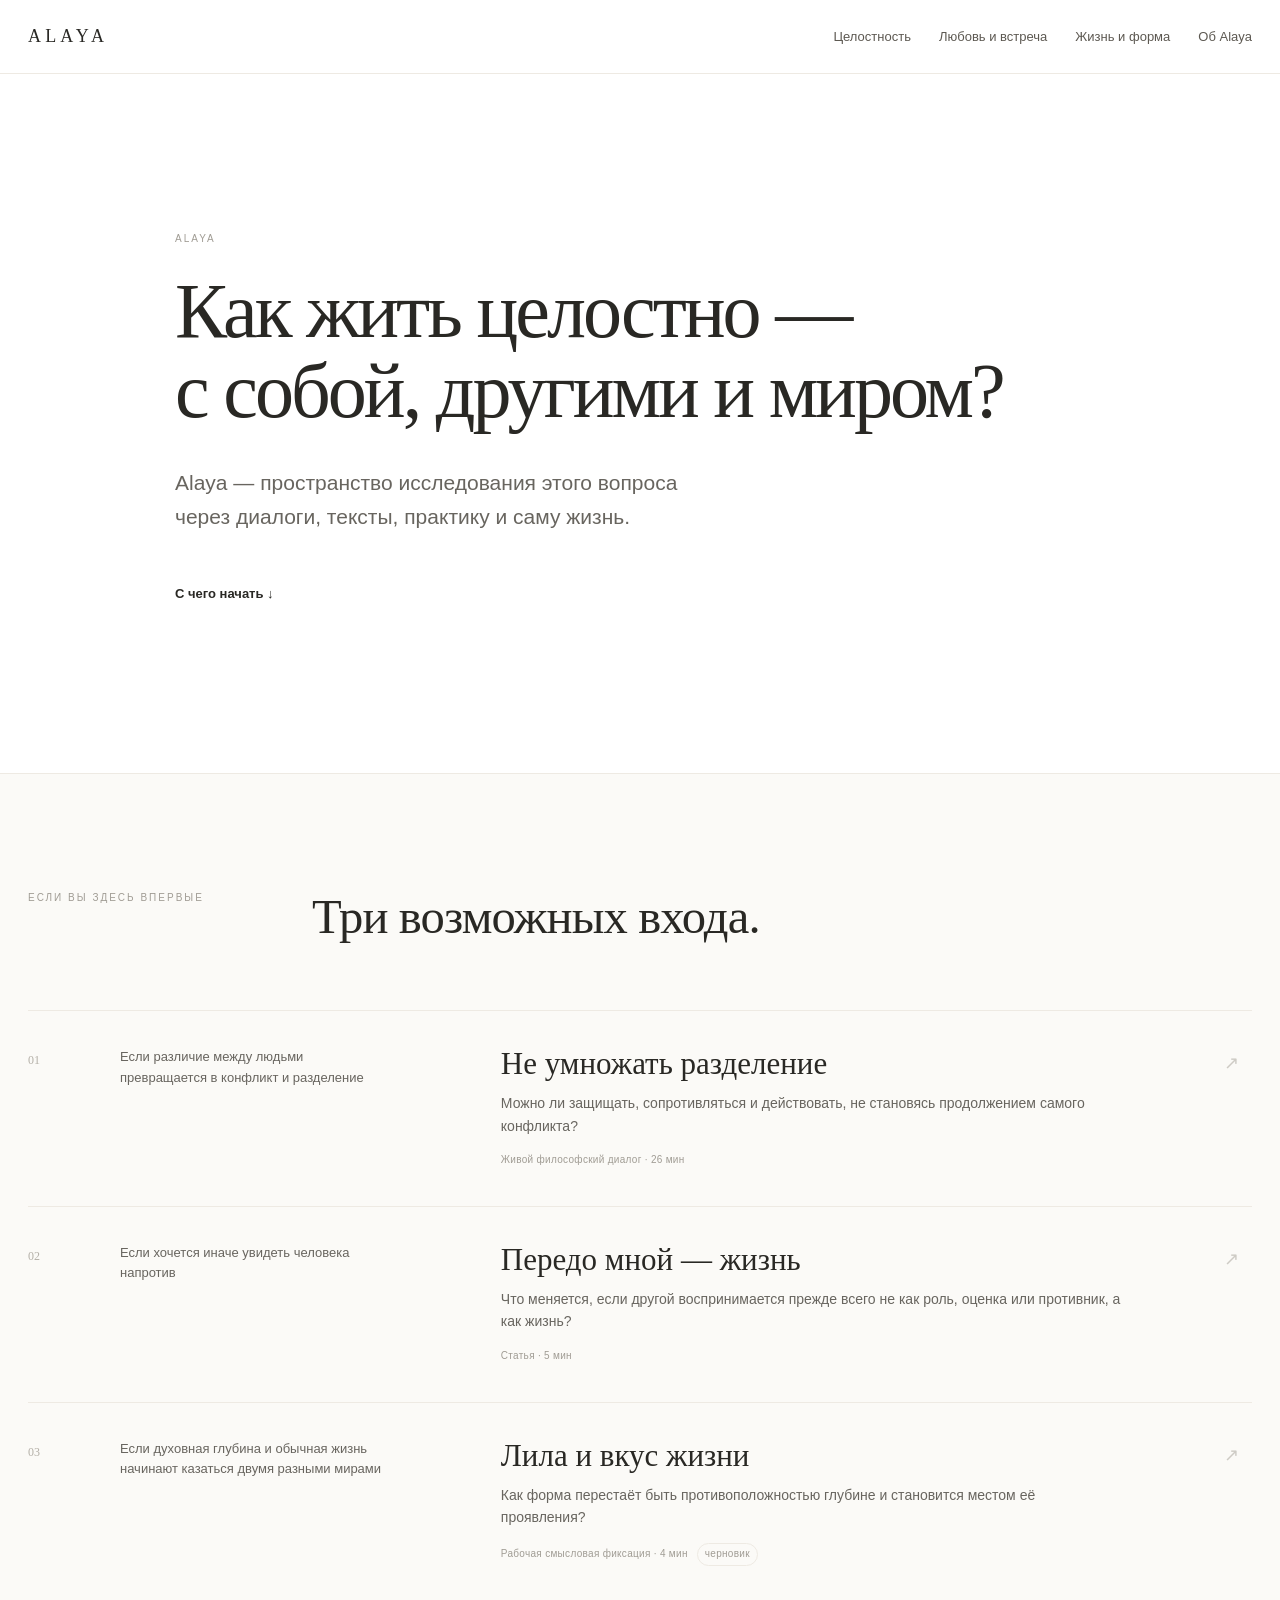
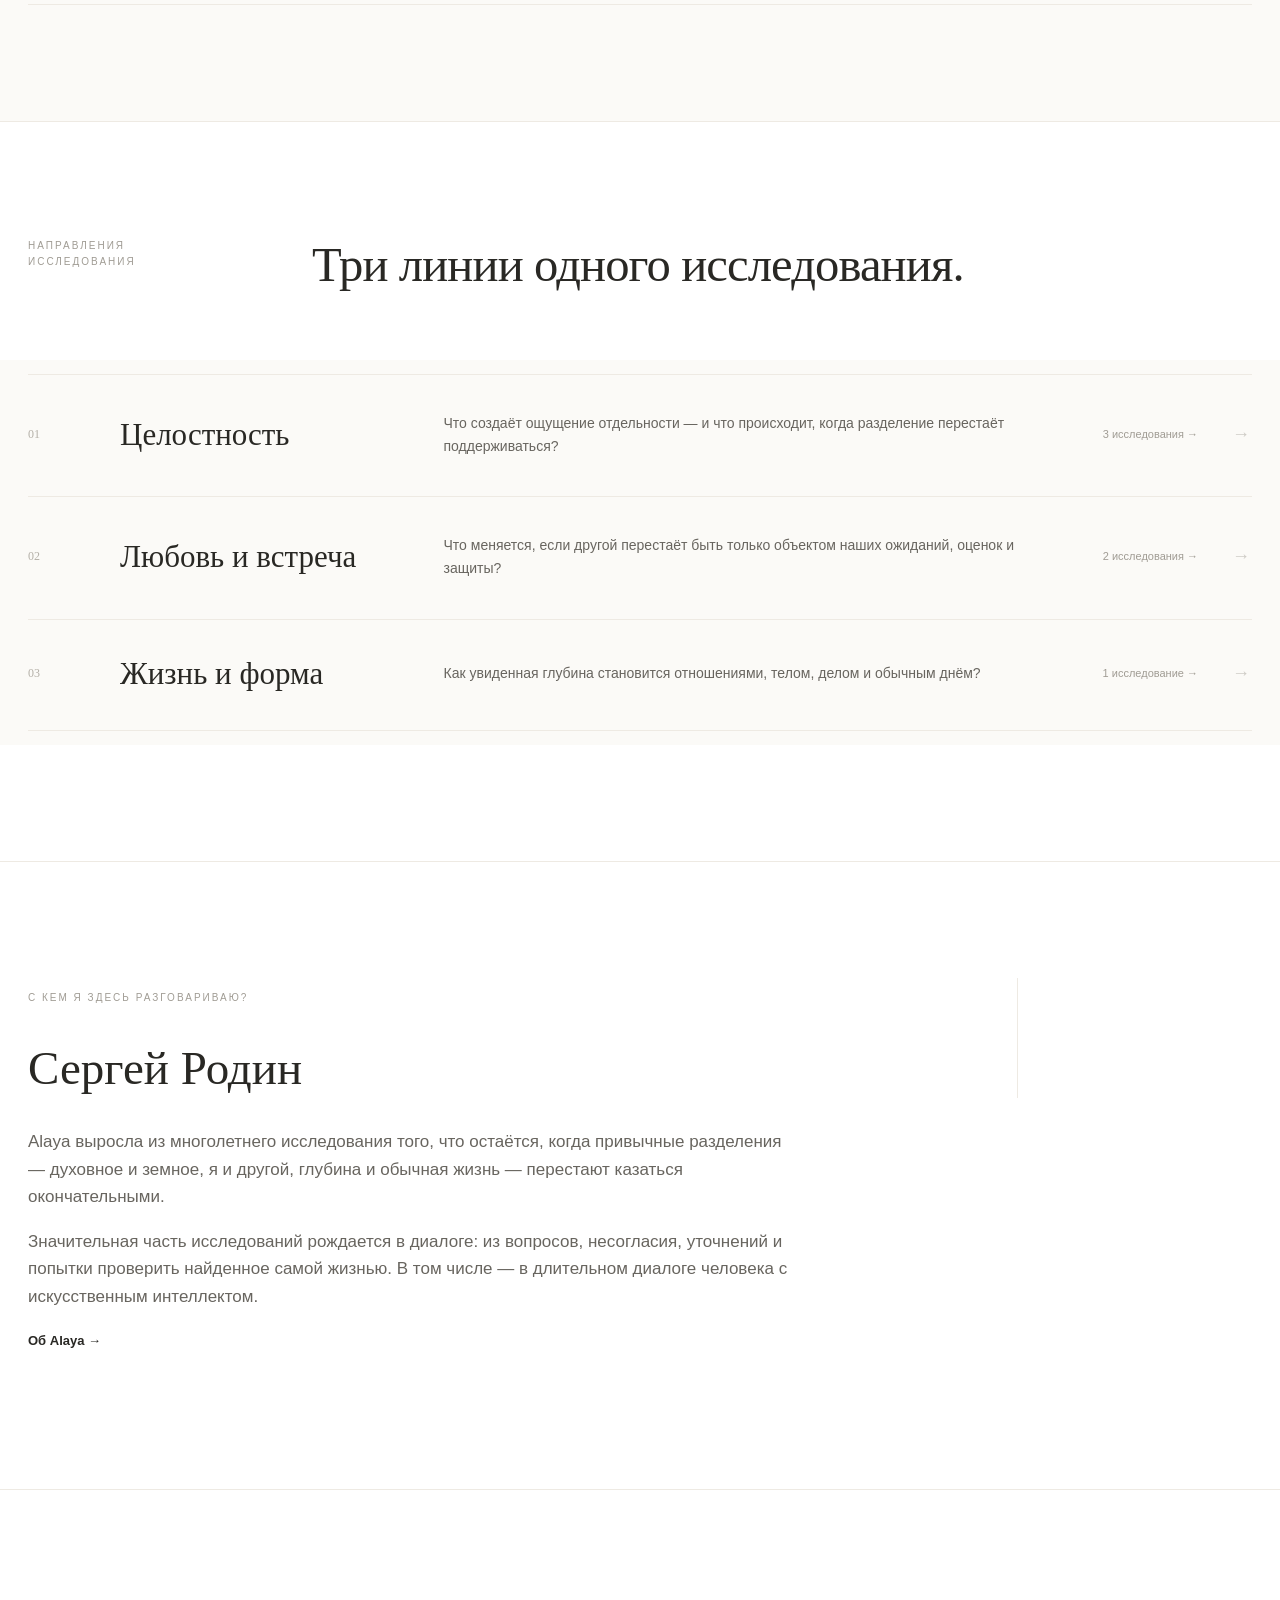
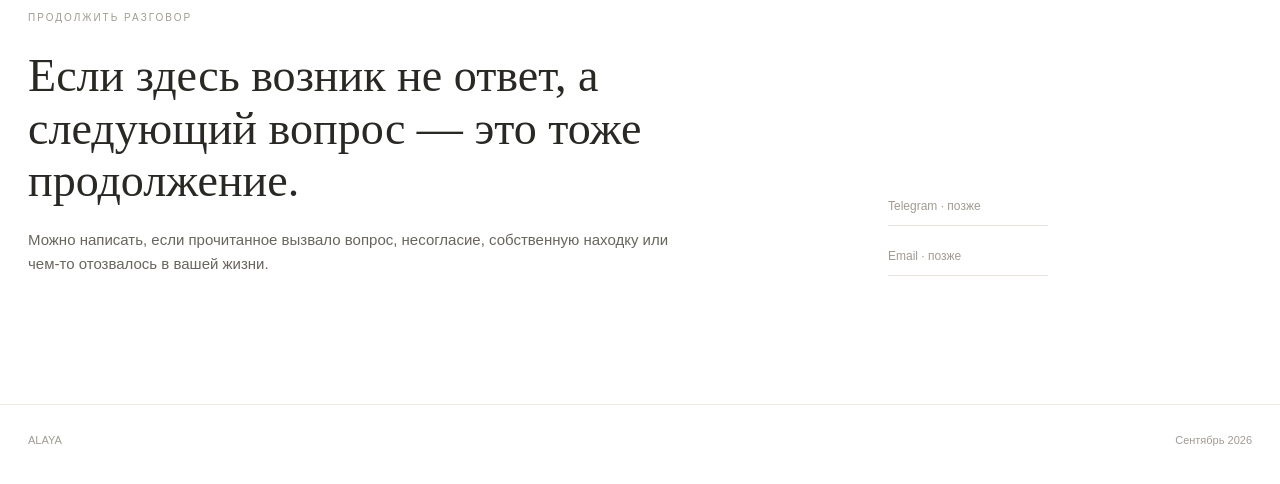
<file: index.html>
<!doctype html>
<html lang="ru">
<head>
<meta charset="utf-8">
<meta name="viewport" content="width=device-width,initial-scale=1">
<title>ALAYA</title>
<link rel="stylesheet" href="assets/style.css">
</head>
<body>

<header class="site-header">
  <div class="wrap nav">
    <a class="logo" href="index.html">ALAYA</a>
    <nav class="nav-links"><a href="themes/celostnost.html">Целостность</a><a href="themes/lyubov-i-vstrecha.html">Любовь и встреча</a><a href="themes/zhizn-i-forma.html">Жизнь и форма</a><a href="about.html">Об Alaya</a></nav>
  </div>
</header>
<main>
<section class="hero">
  <div class="wrap hero-inner">
    <div class="eyebrow">ALAYA</div>
    <h1>Как жить целостно —<br class="hero-break"> с собой, другими и миром?</h1>
    <p class="lead">Alaya — пространство исследования этого вопроса<br class="lead-break">через диалоги, тексты, практику и саму жизнь.</p>
    <a class="text-link" href="#start">С чего начать ↓</a>
  </div>
</section>

<section class="section" id="start">
  <div class="wrap">
    <div class="section-intro">
      <div class="eyebrow">Если вы здесь впервые</div>
      <h2>Три возможных входа.</h2>
    </div>
    <div class="entry-list">
<a class="entry-row" href="articles/ne-umnozhat-razdelenie.html">
  <div class="entry-no">01</div>
  <div class="entry-question">Если различие между людьми превращается в конфликт и разделение</div>
  <div class="entry-main">
    <h3>Не умножать разделение</h3>
    <p>Можно ли защищать, сопротивляться и действовать, не становясь продолжением самого конфликта?</p>
    <div class="entry-meta">Живой философский диалог · 26 мин </div>
  </div>
  <div class="entry-arrow">↗</div>
</a>
<a class="entry-row" href="articles/pered-mnoy-zhizn.html">
  <div class="entry-no">02</div>
  <div class="entry-question">Если хочется иначе увидеть человека напротив</div>
  <div class="entry-main">
    <h3>Передо мной — жизнь</h3>
    <p>Что меняется, если другой воспринимается прежде всего не как роль, оценка или противник, а как жизнь?</p>
    <div class="entry-meta">Статья · 5 мин </div>
  </div>
  <div class="entry-arrow">↗</div>
</a>
<a class="entry-row" href="articles/lila-i-vkus-zhizni.html">
  <div class="entry-no">03</div>
  <div class="entry-question">Если духовная глубина и обычная жизнь начинают казаться двумя разными мирами</div>
  <div class="entry-main">
    <h3>Лила и вкус жизни</h3>
    <p>Как форма перестаёт быть противоположностью глубине и становится местом её проявления?</p>
    <div class="entry-meta">Рабочая смысловая фиксация · 4 мин <span class="draft">черновик</span></div>
  </div>
  <div class="entry-arrow">↗</div>
</a></div>
  </div>
</section>

<section class="section">
  <div class="wrap">
    <div class="section-intro">
      <div class="eyebrow">Направления исследования</div>
      <h2>Три линии одного исследования.</h2>
    </div>
    <div class="theme-index">
<a class="theme-row" href="themes/celostnost.html">
  <div class="theme-no">01</div>
  <h3>Целостность</h3>
  <p>Что создаёт ощущение отдельности — и что происходит, когда разделение перестаёт поддерживаться?</p>
  <div class="theme-count">3 исследования →</div>
  <div class="theme-arrow">→</div>
</a>
<a class="theme-row" href="themes/lyubov-i-vstrecha.html">
  <div class="theme-no">02</div>
  <h3>Любовь и встреча</h3>
  <p>Что меняется, если другой перестаёт быть только объектом наших ожиданий, оценок и защиты?</p>
  <div class="theme-count">2 исследования →</div>
  <div class="theme-arrow">→</div>
</a>
<a class="theme-row" href="themes/zhizn-i-forma.html">
  <div class="theme-no">03</div>
  <h3>Жизнь и форма</h3>
  <p>Как увиденная глубина становится отношениями, телом, делом и обычным днём?</p>
  <div class="theme-count">1 исследование →</div>
  <div class="theme-arrow">→</div>
</a></div>
  </div>
</section>

<section class="section">
  <div class="wrap about-home">
    <div class="about-copy">
      <div class="eyebrow">С кем я здесь разговариваю?</div>
      <h2>Сергей Родин</h2>
      <p>Alaya выросла из многолетнего исследования того, что остаётся, когда привычные разделения — духовное и земное, я и другой, глубина и обычная жизнь — перестают казаться окончательными.</p>
      <p>Значительная часть исследований рождается в диалоге: из вопросов, несогласия, уточнений и попытки проверить найденное самой жизнью. В том числе — в длительном диалоге человека с искусственным интеллектом.</p>
      <a class="text-link" href="about.html">Об Alaya →</a>
    </div>
    <div class="about-visual" aria-hidden="true"></div>
  </div>
</section>

<section class="contact">
  <div class="wrap">
    <div class="contact-copy">
      <div class="eyebrow">Продолжить разговор</div>
      <h2>Если здесь возник не ответ, а следующий вопрос — это тоже продолжение.</h2>
      <p>Можно написать, если прочитанное вызвало вопрос, несогласие, собственную находку или чем-то отозвалось в вашей жизни.</p>
    </div>
    <div class="contact-actions">
      <span class="button disabled">Telegram · позже</span>
      <span class="button disabled">Email · позже</span>
    </div>
  </div>
</section>
</main>

<footer><div class="wrap footer-row">
  <span>ALAYA</span>
  <span>Сентябрь 2026</span>
</div></footer>
</body></html>
</file>
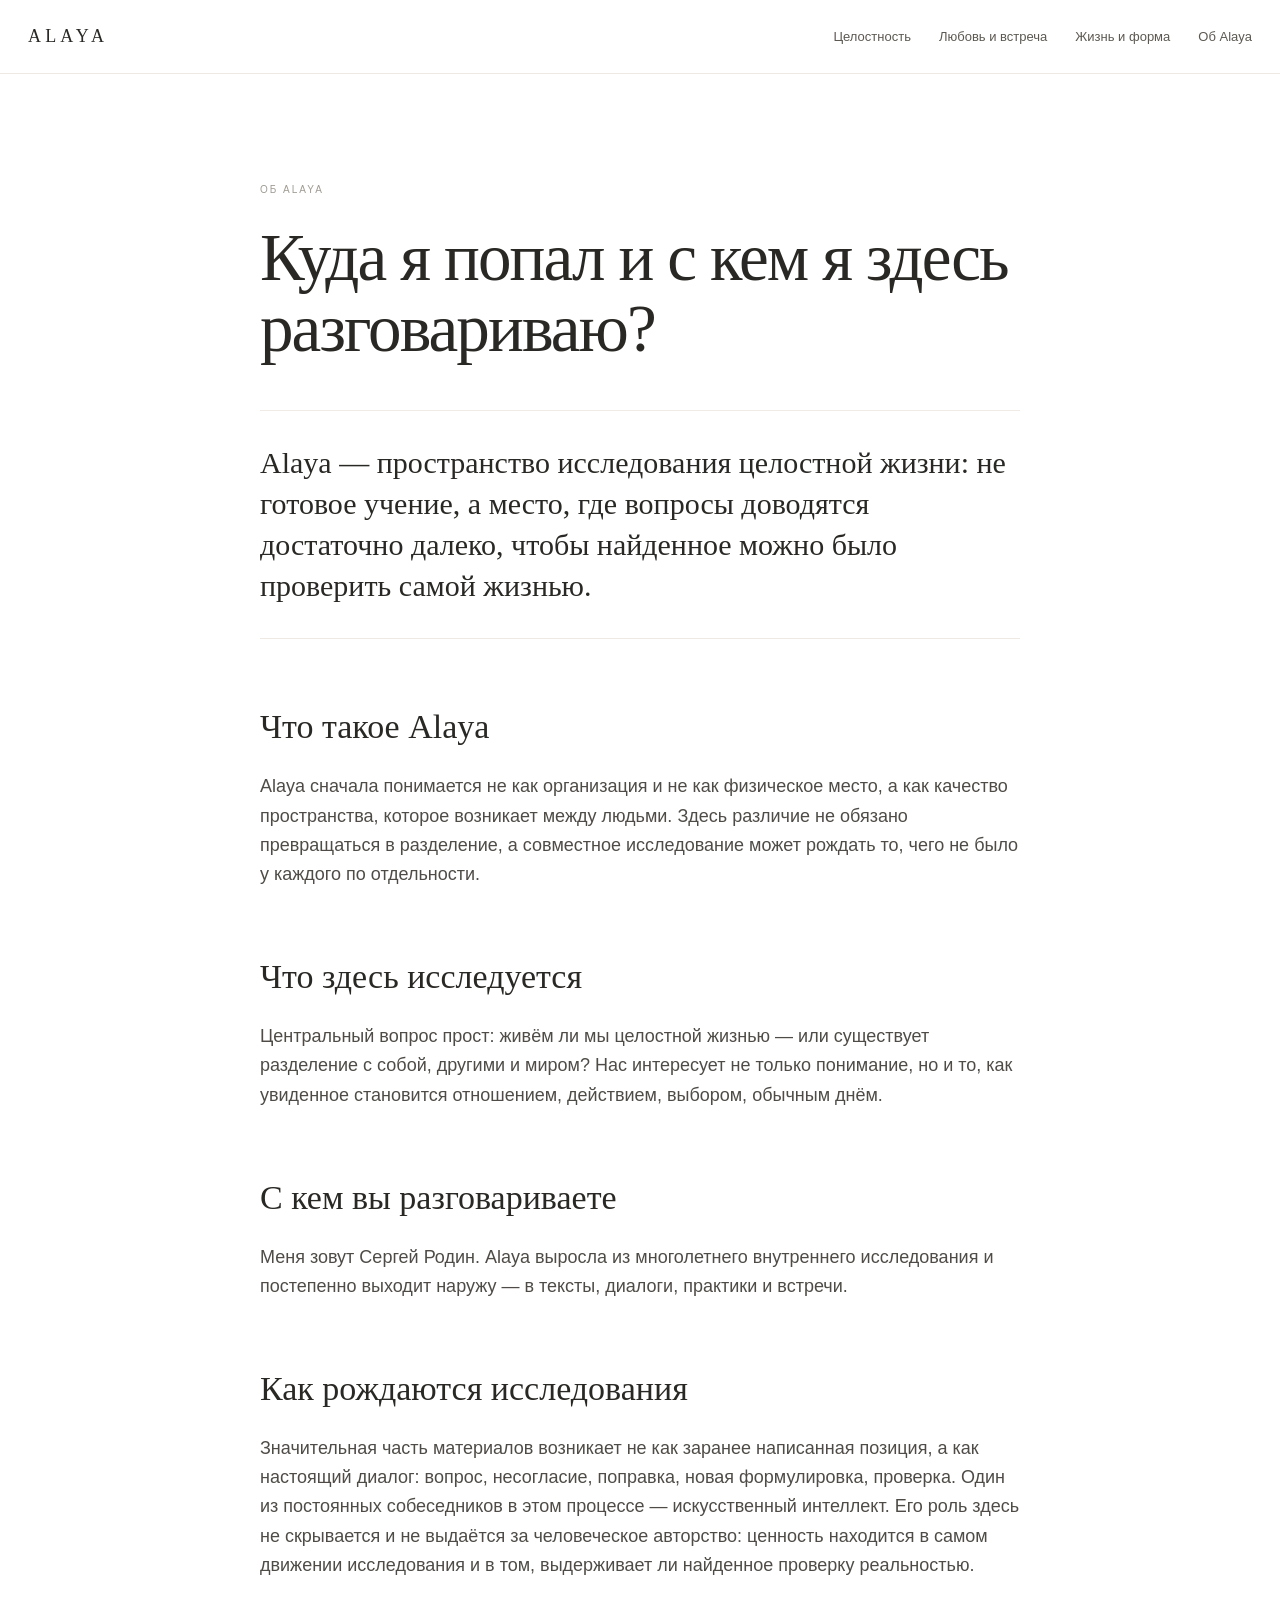
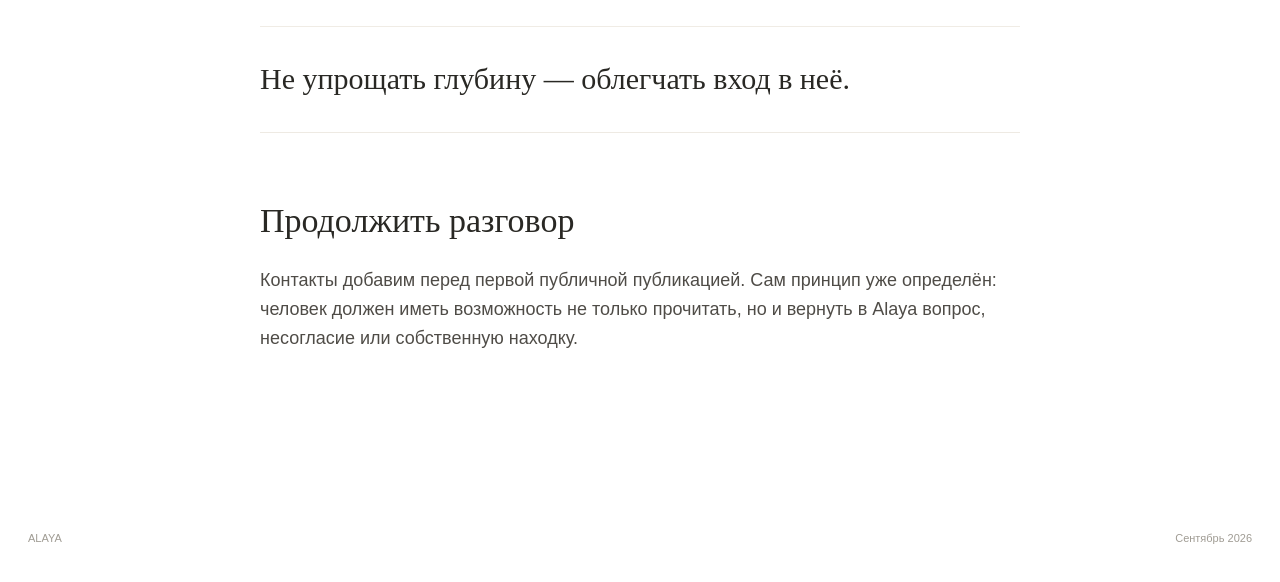
<file: about.html>
<!doctype html>
<html lang="ru">
<head>
<meta charset="utf-8">
<meta name="viewport" content="width=device-width,initial-scale=1">
<title>Об Alaya</title>
<link rel="stylesheet" href="assets/style.css">
</head>
<body>
<header class="site-header">
  <div class="wrap nav">
    <a class="logo" href="index.html">ALAYA</a>
    <nav class="nav-links"><a href="themes/celostnost.html">Целостность</a><a href="themes/lyubov-i-vstrecha.html">Любовь и встреча</a><a href="themes/zhizn-i-forma.html">Жизнь и форма</a><a href="about.html">Об Alaya</a></nav>
  </div>
</header>
<main>
<section class="prose-page">
  <div class="wrap reading">
    <div class="eyebrow">Об Alaya</div>
    <h1>Куда я попал и с кем я здесь разговариваю?</h1>
    <p class="statement">Alaya — пространство исследования целостной жизни: не готовое учение, а место, где вопросы доводятся достаточно далеко, чтобы найденное можно было проверить самой жизнью.</p>
    <h2>Что такое Alaya</h2>
    <p>Alaya сначала понимается не как организация и не как физическое место, а как качество пространства, которое возникает между людьми. Здесь различие не обязано превращаться в разделение, а совместное исследование может рождать то, чего не было у каждого по отдельности.</p>
    <h2>Что здесь исследуется</h2>
    <p>Центральный вопрос прост: живём ли мы целостной жизнью — или существует разделение с собой, другими и миром? Нас интересует не только понимание, но и то, как увиденное становится отношением, действием, выбором, обычным днём.</p>
    <h2>С кем вы разговариваете</h2>
    <p>Меня зовут Сергей Родин. Alaya выросла из многолетнего внутреннего исследования и постепенно выходит наружу — в тексты, диалоги, практики и встречи.</p>
    <h2>Как рождаются исследования</h2>
    <p>Значительная часть материалов возникает не как заранее написанная позиция, а как настоящий диалог: вопрос, несогласие, поправка, новая формулировка, проверка. Один из постоянных собеседников в этом процессе — искусственный интеллект. Его роль здесь не скрывается и не выдаётся за человеческое авторство: ценность находится в самом движении исследования и в том, выдерживает ли найденное проверку реальностью.</p>
    <p class="statement">Не упрощать глубину — облегчать вход в неё.</p>
    <h2>Продолжить разговор</h2>
    <p>Контакты добавим перед первой публичной публикацией. Сам принцип уже определён: человек должен иметь возможность не только прочитать, но и вернуть в Alaya вопрос, несогласие или собственную находку.</p>
  </div>
</section>
</main>
<footer><div class="wrap footer-row"><span>ALAYA</span><span>Сентябрь 2026</span></div></footer>
</body></html>
</file>
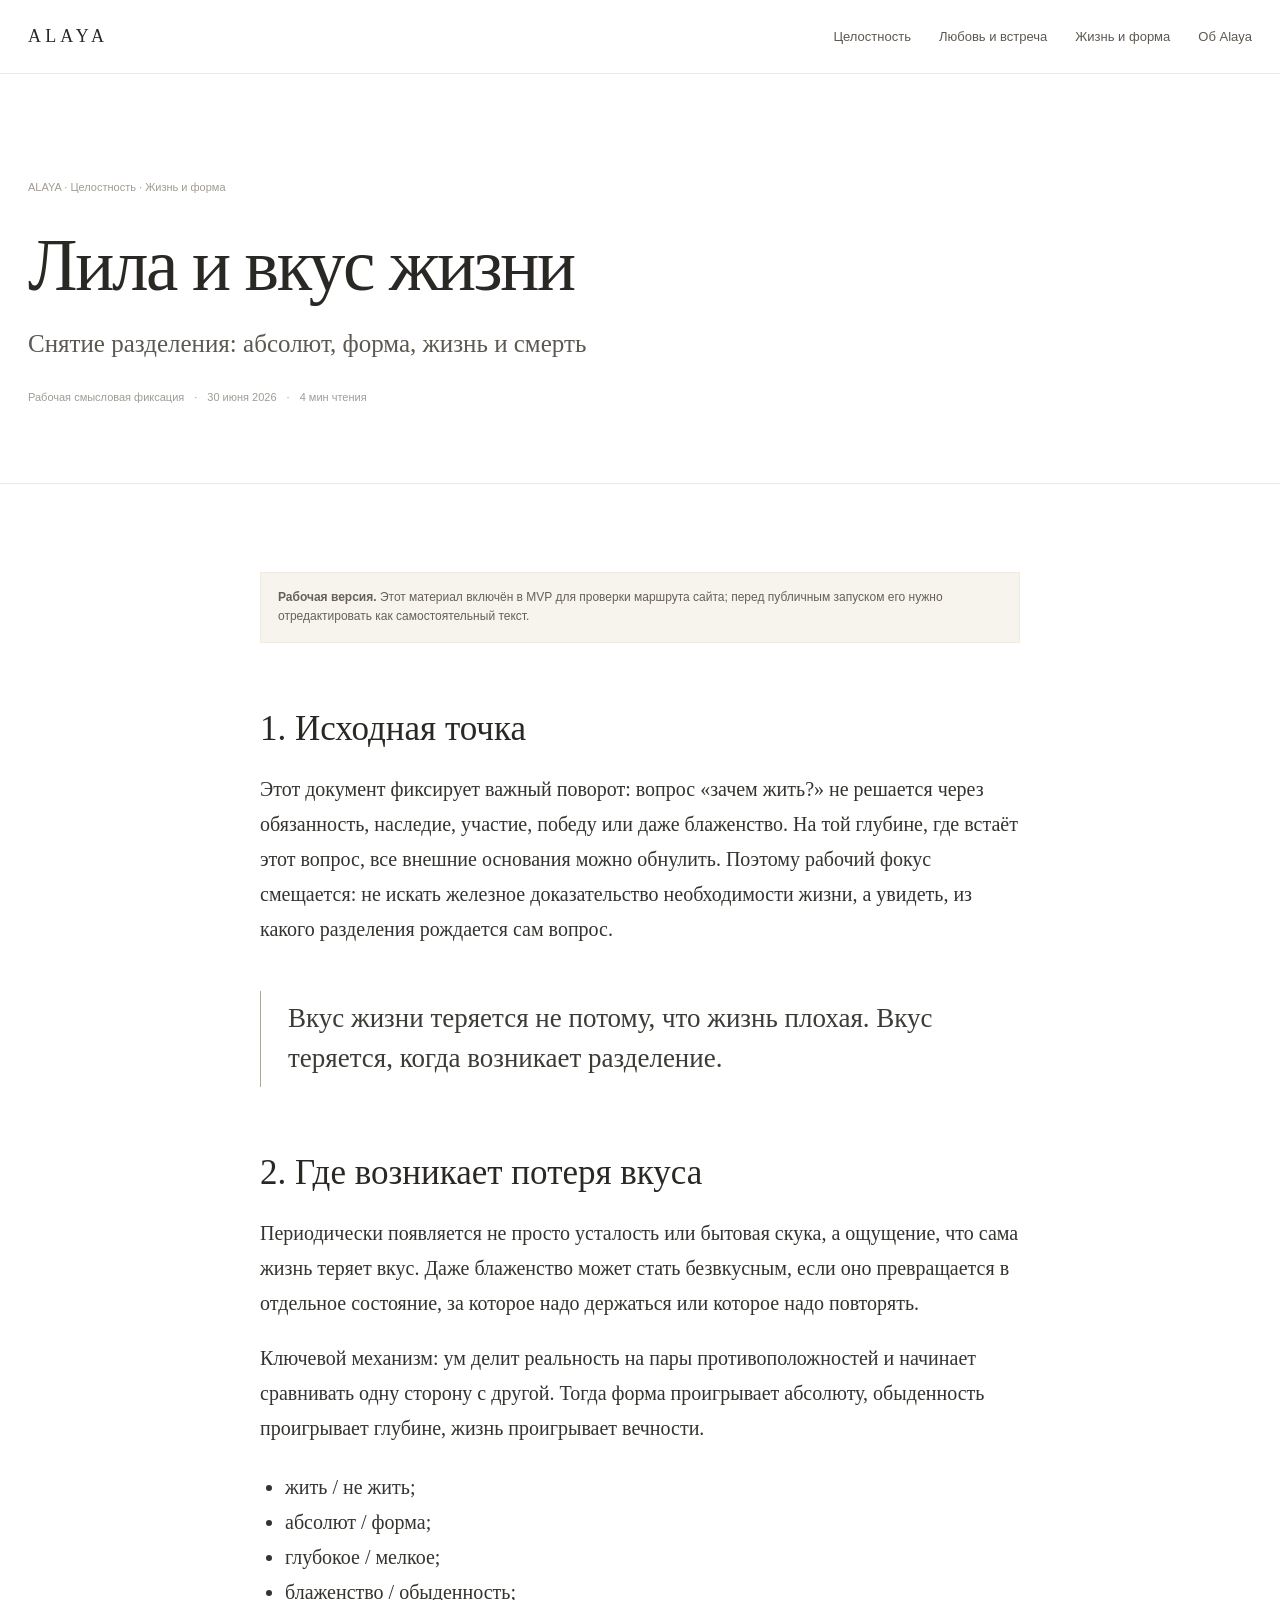
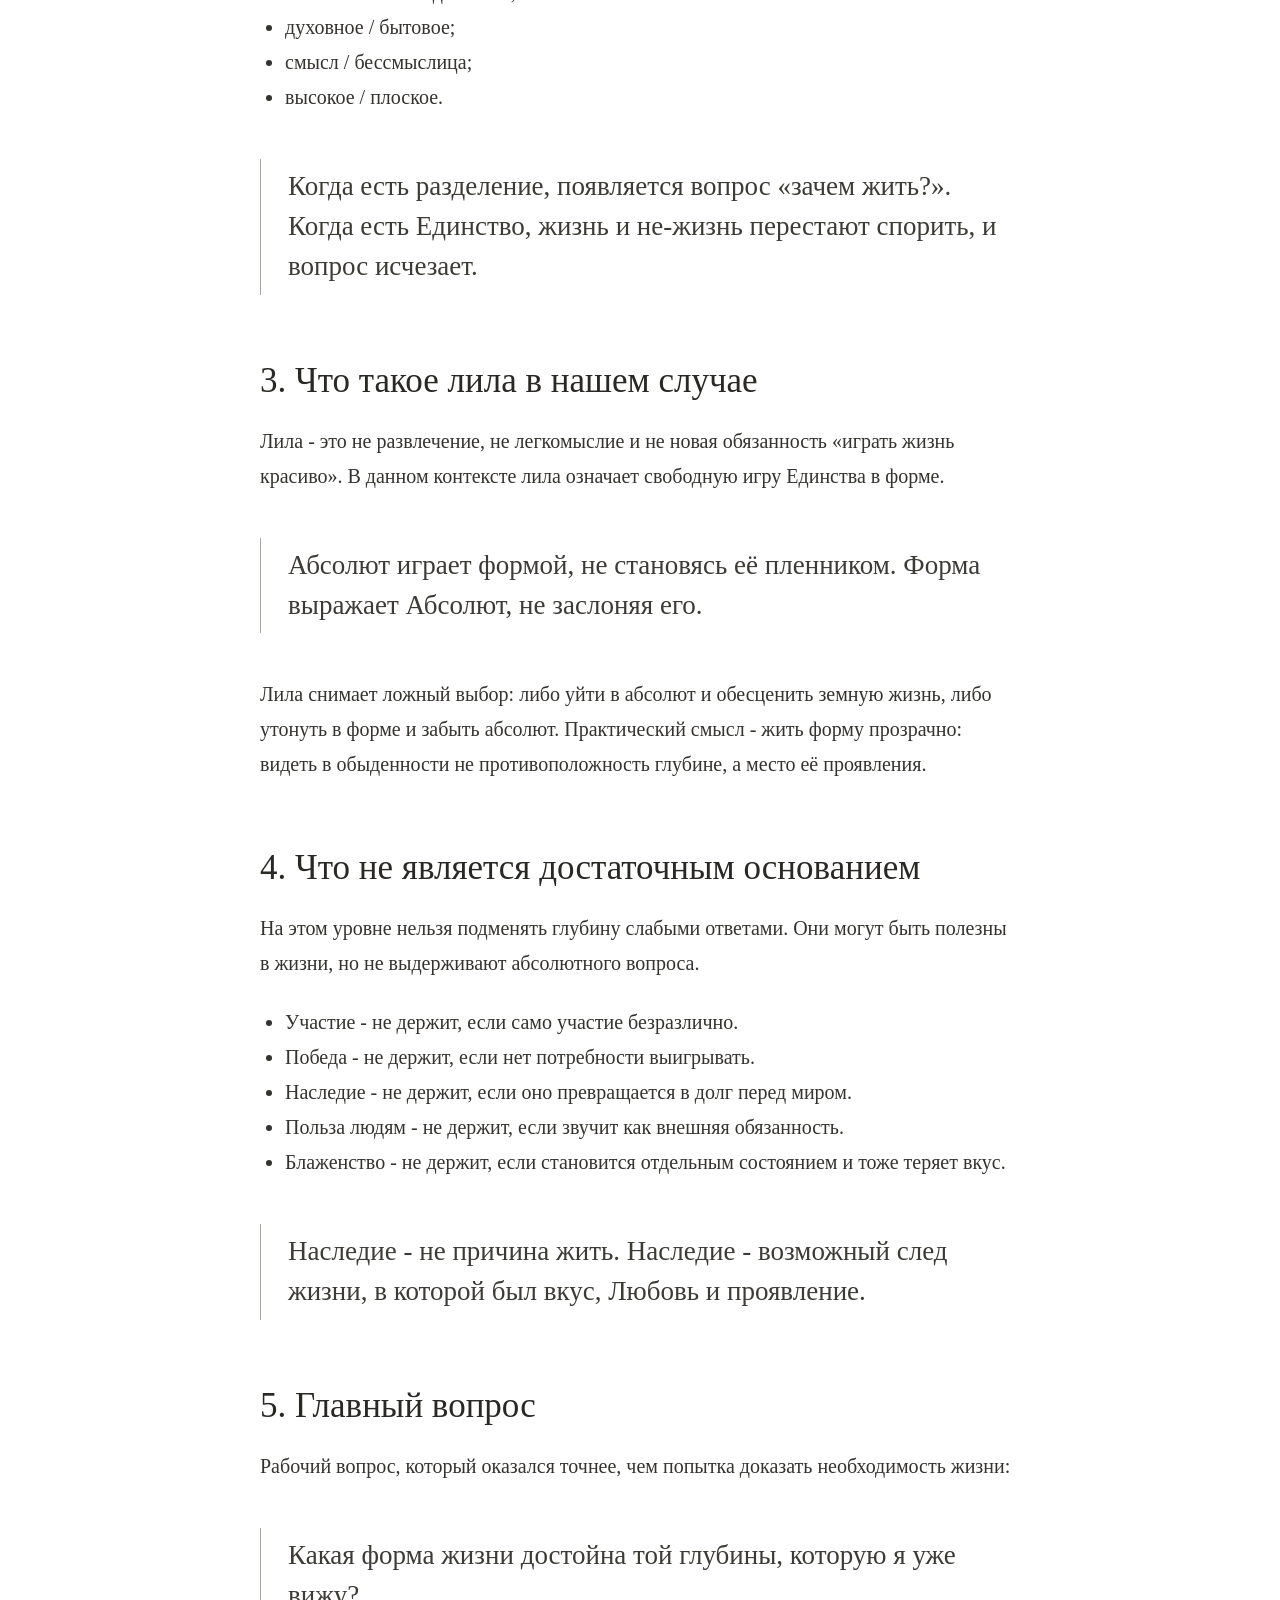
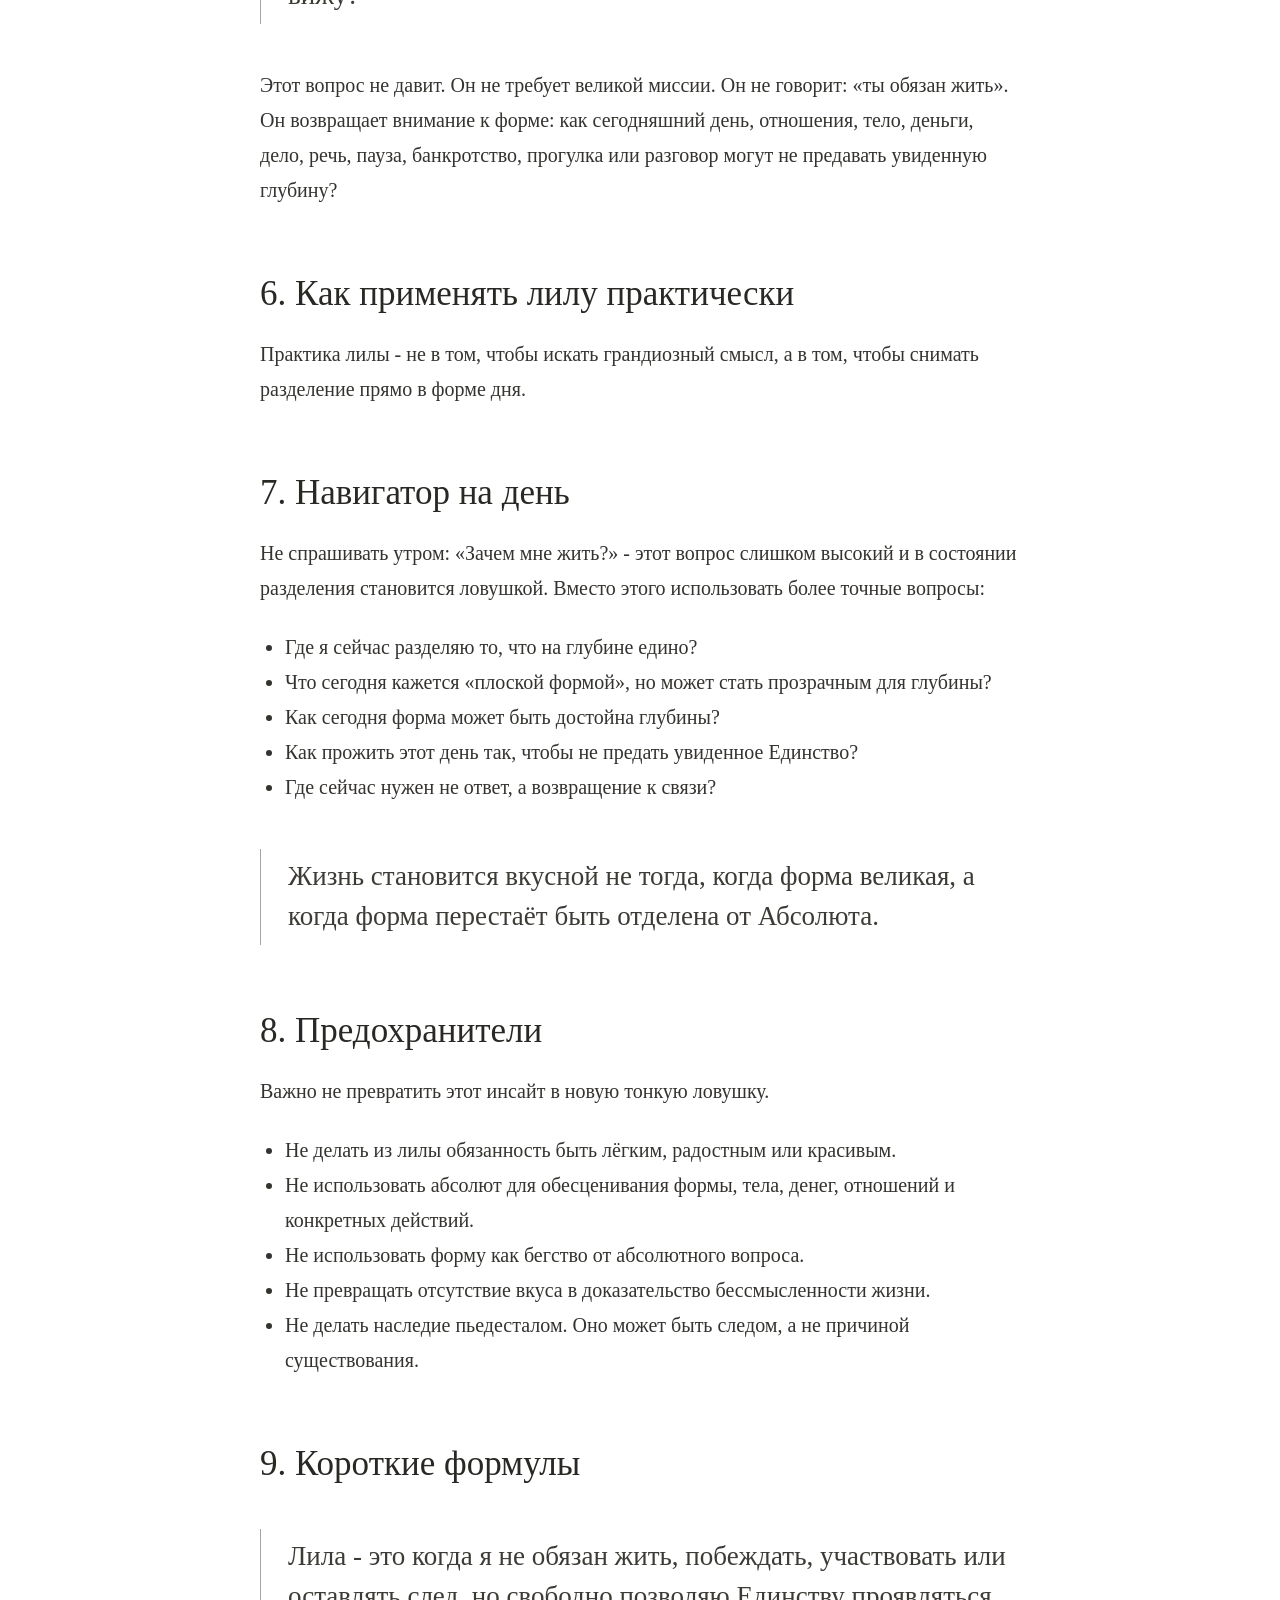
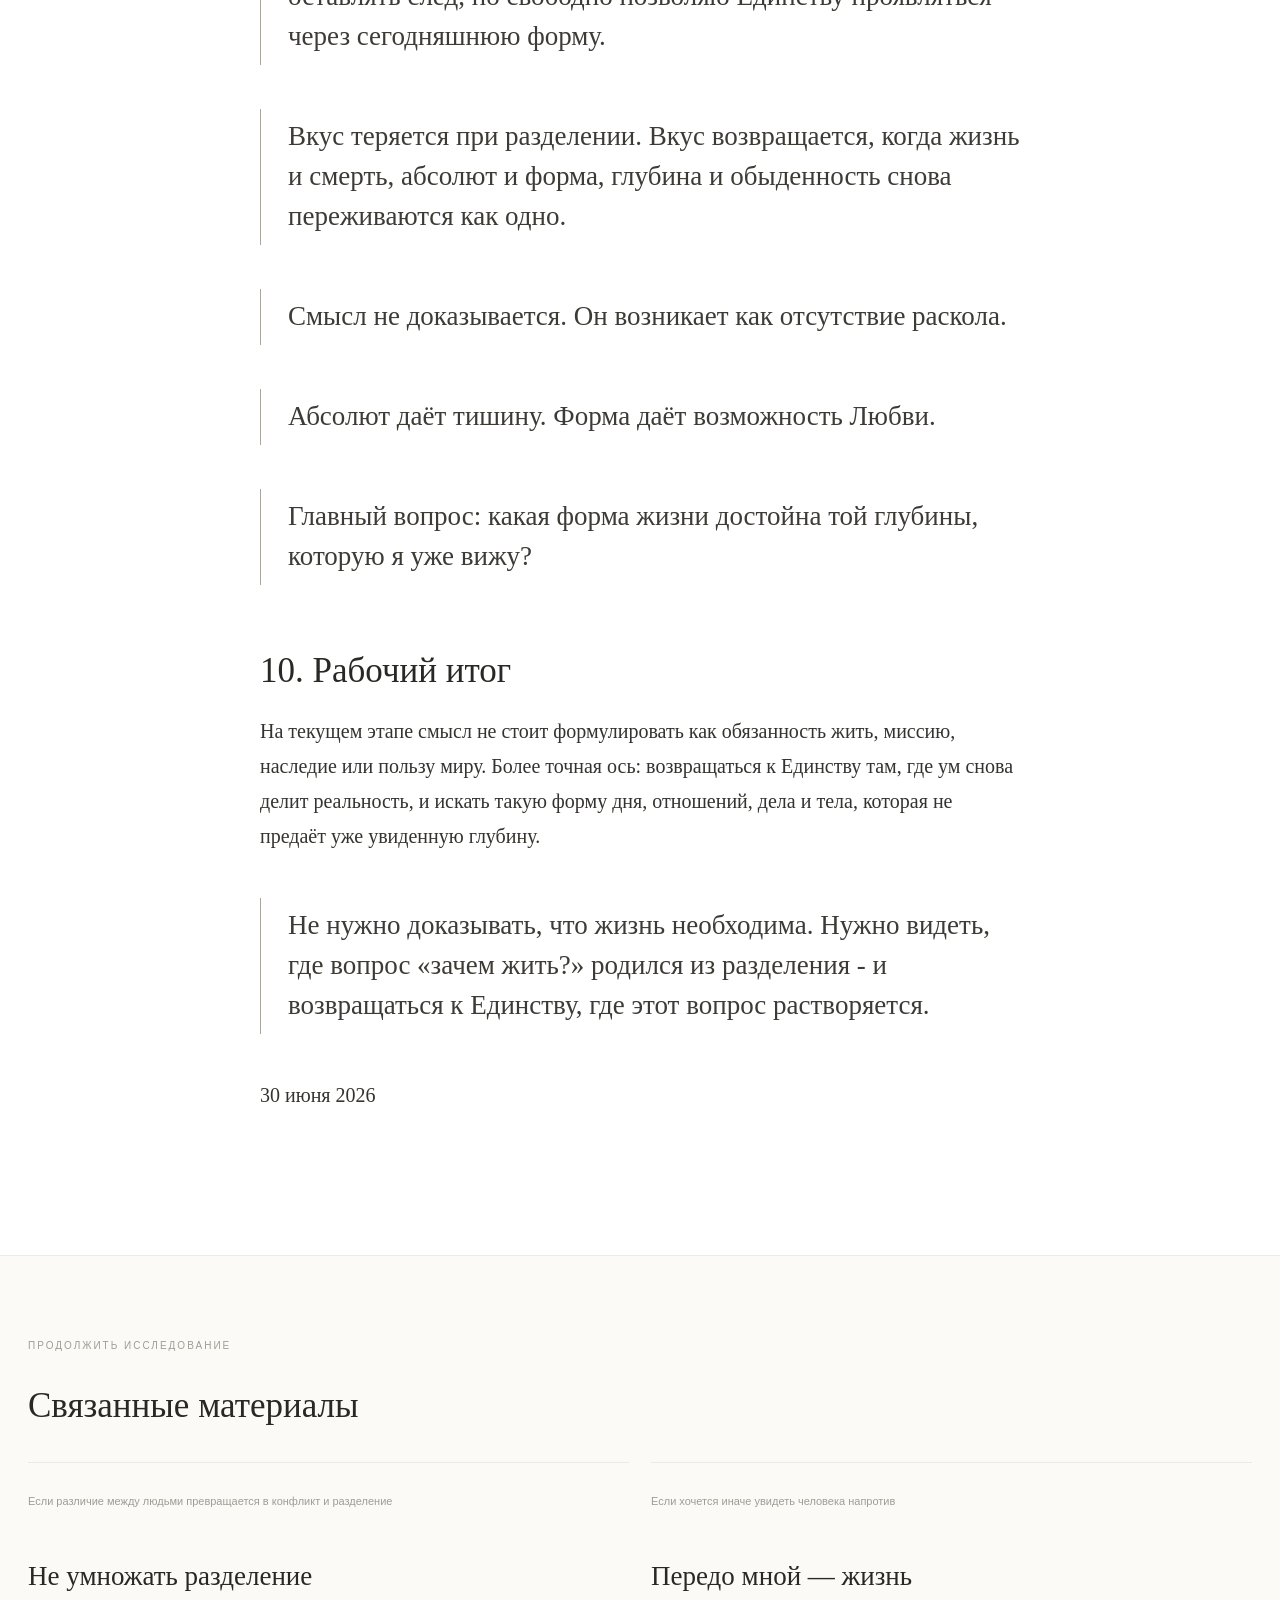
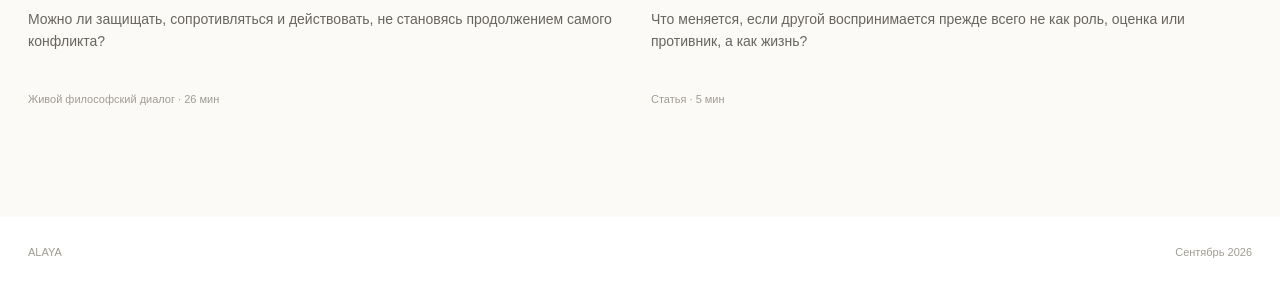
<file: articles/lila-i-vkus-zhizni.html>
<!doctype html>
<html lang="ru"><head><meta charset="utf-8"><meta name="viewport" content="width=device-width,initial-scale=1"><title>Лила и вкус жизни — ALAYA</title><link rel="stylesheet" href="../assets/style.css"></head><body>
<header class="site-header"><div class="wrap nav"><a class="logo" href="../index.html">ALAYA</a><nav class="nav-links"><a href="../themes/celostnost.html">Целостность</a><a href="../themes/lyubov-i-vstrecha.html">Любовь и встреча</a><a href="../themes/zhizn-i-forma.html">Жизнь и форма</a><a href="../about.html">Об Alaya</a></nav></div></header>
<main><section class="article-head"><div class="wrap"><div class="breadcrumbs"><a href="../index.html">ALAYA</a> · <a href="../themes/celostnost.html">Целостность</a> · <a href="../themes/zhizn-i-forma.html">Жизнь и форма</a></div><h1>Лила и вкус жизни</h1><div class="subtitle">Снятие разделения: абсолют, форма, жизнь и смерть</div><div class="article-meta"><span>Рабочая смысловая фиксация</span><span>30 июня 2026</span><span>4 мин чтения</span></div></div></section>
<section class="article-wrap"><div class="draft-note"><strong>Рабочая версия.</strong> Этот материал включён в MVP для проверки маршрута сайта; перед публичным запуском его нужно отредактировать как самостоятельный текст.</div><article class="article-body"><h2>1. Исходная точка</h2><p>Этот документ фиксирует важный поворот: вопрос «зачем жить?» не решается через обязанность, наследие, участие, победу или даже блаженство. На той глубине, где встаёт этот вопрос, все внешние основания можно обнулить. Поэтому рабочий фокус смещается: не искать железное доказательство необходимости жизни, а увидеть, из какого разделения рождается сам вопрос.</p><blockquote>Вкус жизни теряется не потому, что жизнь плохая. Вкус теряется, когда возникает разделение.</blockquote><h2>2. Где возникает потеря вкуса</h2><p>Периодически появляется не просто усталость или бытовая скука, а ощущение, что сама жизнь теряет вкус. Даже блаженство может стать безвкусным, если оно превращается в отдельное состояние, за которое надо держаться или которое надо повторять.</p><p>Ключевой механизм: ум делит реальность на пары противоположностей и начинает сравнивать одну сторону с другой. Тогда форма проигрывает абсолюту, обыденность проигрывает глубине, жизнь проигрывает вечности.</p><ul><li>жить / не жить;</li><li>абсолют / форма;</li><li>глубокое / мелкое;</li><li>блаженство / обыденность;</li><li>духовное / бытовое;</li><li>смысл / бессмыслица;</li><li>высокое / плоское.</li></ul><blockquote>Когда есть разделение, появляется вопрос «зачем жить?». Когда есть Единство, жизнь и не-жизнь перестают спорить, и вопрос исчезает.</blockquote><h2>3. Что такое лила в нашем случае</h2><p>Лила - это не развлечение, не легкомыслие и не новая обязанность «играть жизнь красиво». В данном контексте лила означает свободную игру Единства в форме.</p><blockquote>Абсолют играет формой, не становясь её пленником. Форма выражает Абсолют, не заслоняя его.</blockquote><p>Лила снимает ложный выбор: либо уйти в абсолют и обесценить земную жизнь, либо утонуть в форме и забыть абсолют. Практический смысл - жить форму прозрачно: видеть в обыденности не противоположность глубине, а место её проявления.</p><h2>4. Что не является достаточным основанием</h2><p>На этом уровне нельзя подменять глубину слабыми ответами. Они могут быть полезны в жизни, но не выдерживают абсолютного вопроса.</p><ul><li>Участие - не держит, если само участие безразлично.</li><li>Победа - не держит, если нет потребности выигрывать.</li><li>Наследие - не держит, если оно превращается в долг перед миром.</li><li>Польза людям - не держит, если звучит как внешняя обязанность.</li><li>Блаженство - не держит, если становится отдельным состоянием и тоже теряет вкус.</li></ul><blockquote>Наследие - не причина жить. Наследие - возможный след жизни, в которой был вкус, Любовь и проявление.</blockquote><h2>5. Главный вопрос</h2><p>Рабочий вопрос, который оказался точнее, чем попытка доказать необходимость жизни:</p><blockquote>Какая форма жизни достойна той глубины, которую я уже вижу?</blockquote><p>Этот вопрос не давит. Он не требует великой миссии. Он не говорит: «ты обязан жить». Он возвращает внимание к форме: как сегодняшний день, отношения, тело, деньги, дело, речь, пауза, банкротство, прогулка или разговор могут не предавать увиденную глубину?</p><h2>6. Как применять лилу практически</h2><p>Практика лилы - не в том, чтобы искать грандиозный смысл, а в том, чтобы снимать разделение прямо в форме дня.</p><h2>7. Навигатор на день</h2><p>Не спрашивать утром: «Зачем мне жить?» - этот вопрос слишком высокий и в состоянии разделения становится ловушкой. Вместо этого использовать более точные вопросы:</p><ul><li>Где я сейчас разделяю то, что на глубине едино?</li><li>Что сегодня кажется «плоской формой», но может стать прозрачным для глубины?</li><li>Как сегодня форма может быть достойна глубины?</li><li>Как прожить этот день так, чтобы не предать увиденное Единство?</li><li>Где сейчас нужен не ответ, а возвращение к связи?</li></ul><blockquote>Жизнь становится вкусной не тогда, когда форма великая, а когда форма перестаёт быть отделена от Абсолюта.</blockquote><h2>8. Предохранители</h2><p>Важно не превратить этот инсайт в новую тонкую ловушку.</p><ul><li>Не делать из лилы обязанность быть лёгким, радостным или красивым.</li><li>Не использовать абсолют для обесценивания формы, тела, денег, отношений и конкретных действий.</li><li>Не использовать форму как бегство от абсолютного вопроса.</li><li>Не превращать отсутствие вкуса в доказательство бессмысленности жизни.</li><li>Не делать наследие пьедесталом. Оно может быть следом, а не причиной существования.</li></ul><h2>9. Короткие формулы</h2><blockquote>Лила - это когда я не обязан жить, побеждать, участвовать или оставлять след, но свободно позволяю Единству проявляться через сегодняшнюю форму.</blockquote><blockquote>Вкус теряется при разделении. Вкус возвращается, когда жизнь и смерть, абсолют и форма, глубина и обыденность снова переживаются как одно.</blockquote><blockquote>Смысл не доказывается. Он возникает как отсутствие раскола.</blockquote><blockquote>Абсолют даёт тишину. Форма даёт возможность Любви.</blockquote><blockquote>Главный вопрос: какая форма жизни достойна той глубины, которую я уже вижу?</blockquote><h2>10. Рабочий итог</h2><p>На текущем этапе смысл не стоит формулировать как обязанность жить, миссию, наследие или пользу миру. Более точная ось: возвращаться к Единству там, где ум снова делит реальность, и искать такую форму дня, отношений, дела и тела, которая не предаёт уже увиденную глубину.</p><blockquote>Не нужно доказывать, что жизнь необходима. Нужно видеть, где вопрос «зачем жить?» родился из разделения - и возвращаться к Единству, где этот вопрос растворяется.</blockquote><p>30 июня 2026</p></article></section>
<section class="related"><div class="wrap"><div class="eyebrow">Продолжить исследование</div><h2>Связанные материалы</h2><div class="cards"><a class="card" href="../articles/ne-umnozhat-razdelenie.html"><div class="door">Если различие между людьми превращается в конфликт и разделение</div><h3>Не умножать разделение</h3><p>Можно ли защищать, сопротивляться и действовать, не становясь продолжением самого конфликта?</p><div class="meta">Живой философский диалог · 26 мин</div></a><a class="card" href="../articles/pered-mnoy-zhizn.html"><div class="door">Если хочется иначе увидеть человека напротив</div><h3>Передо мной — жизнь</h3><p>Что меняется, если другой воспринимается прежде всего не как роль, оценка или противник, а как жизнь?</p><div class="meta">Статья · 5 мин</div></a></div></div></section></main>
<footer><div class="wrap footer-row"><span>ALAYA</span><span>Сентябрь 2026</span></div></footer></body></html>
</file>
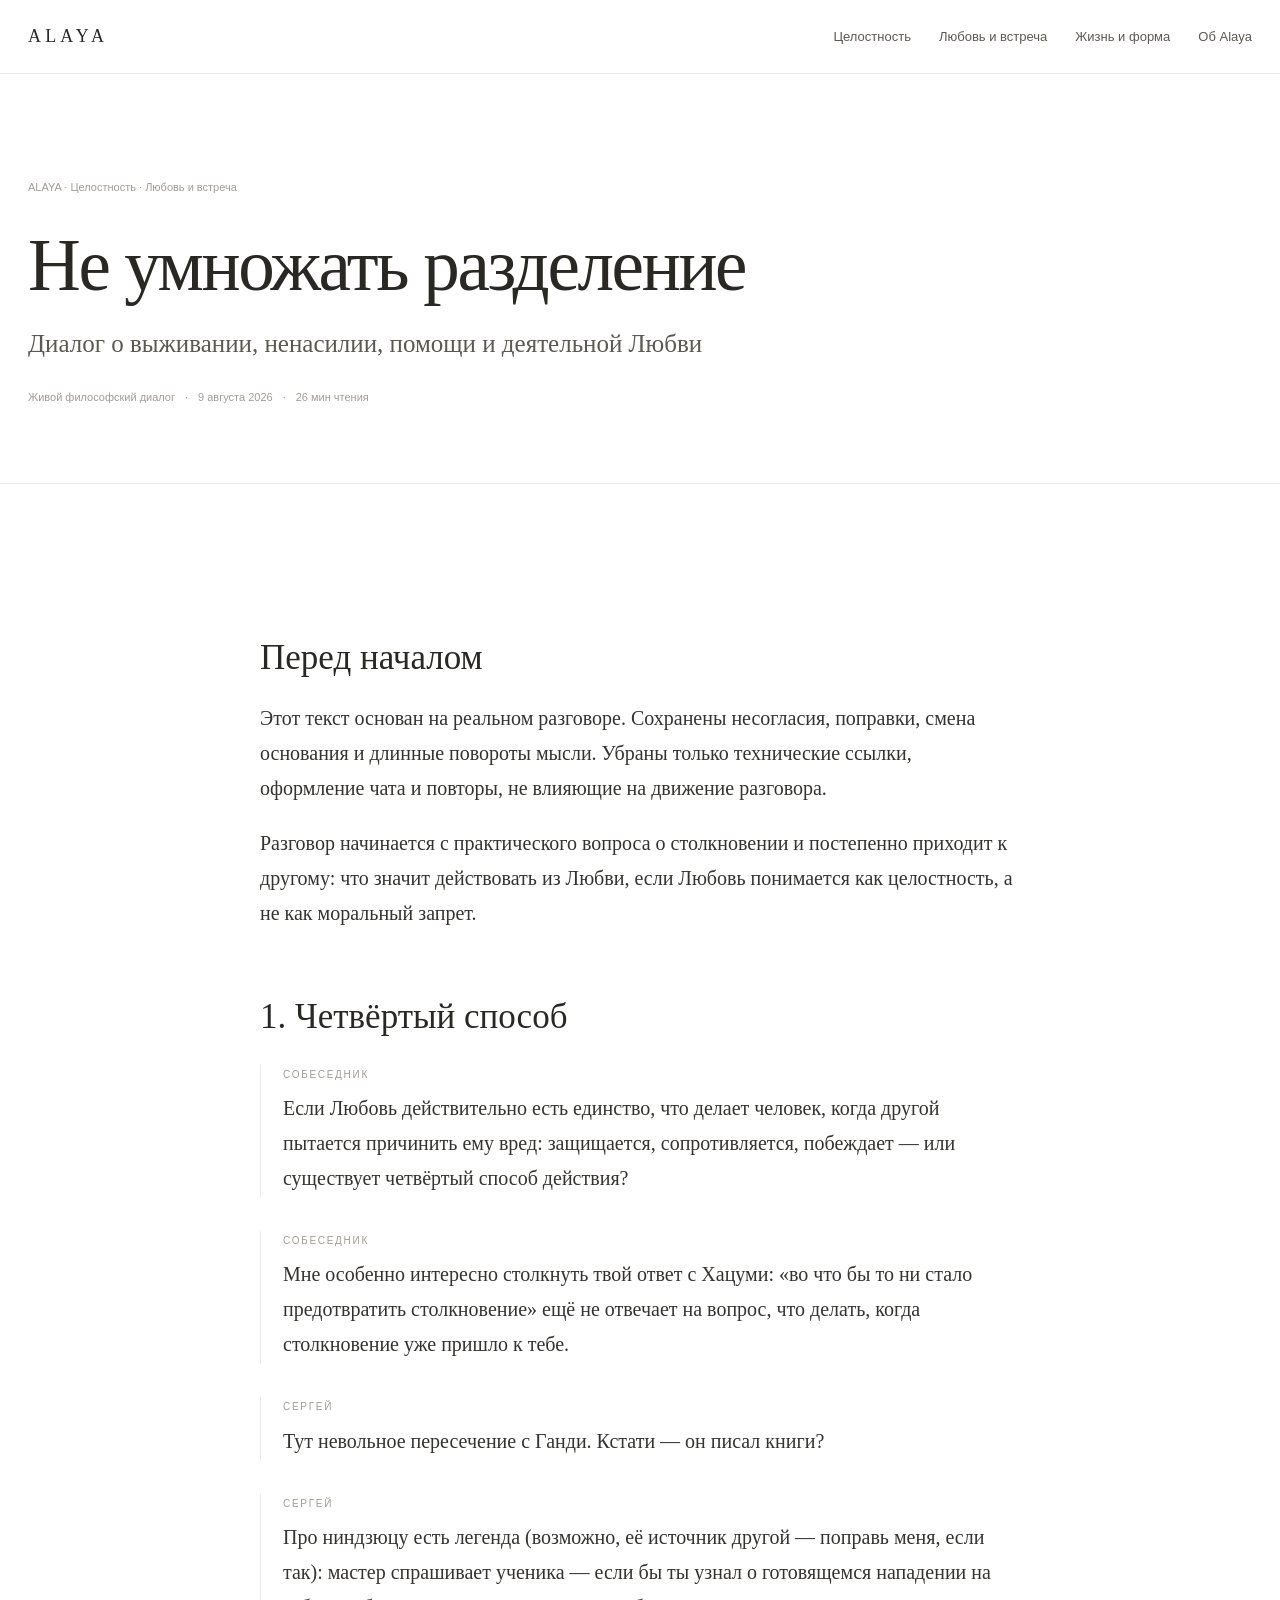
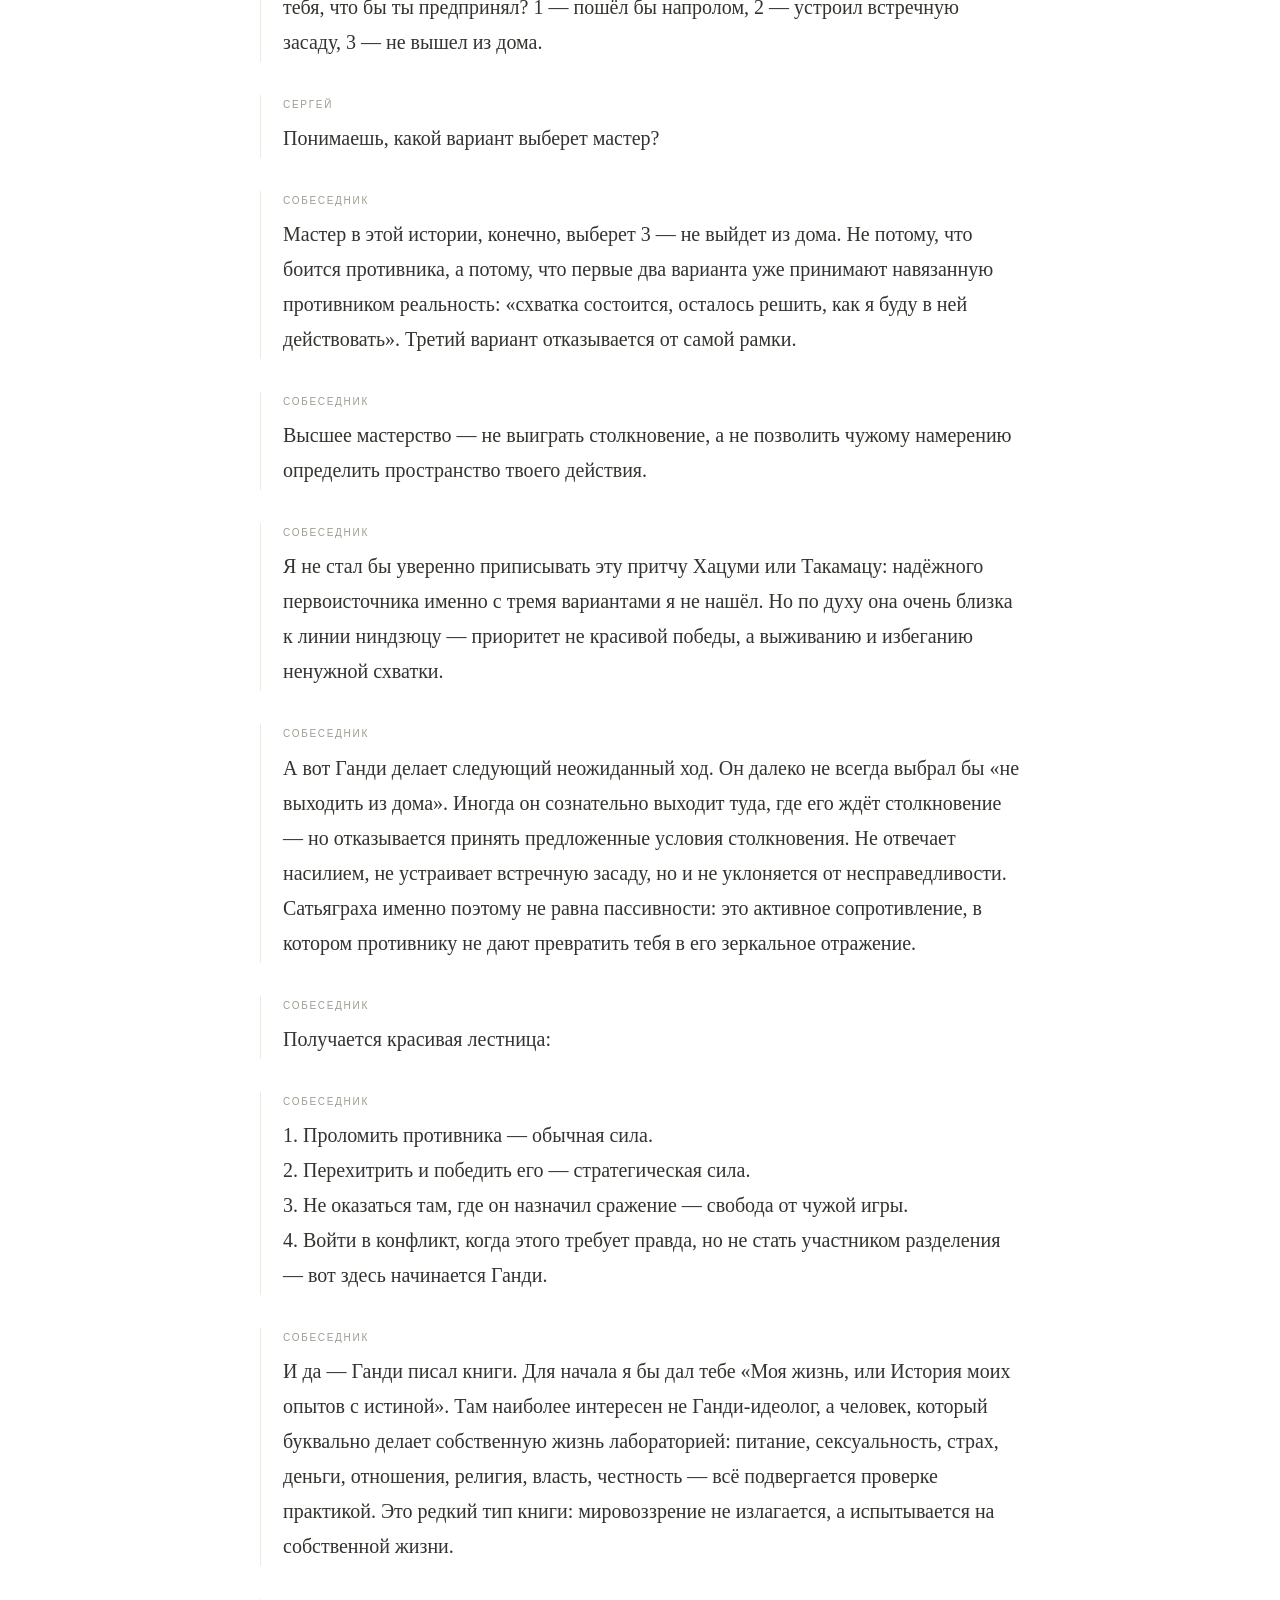
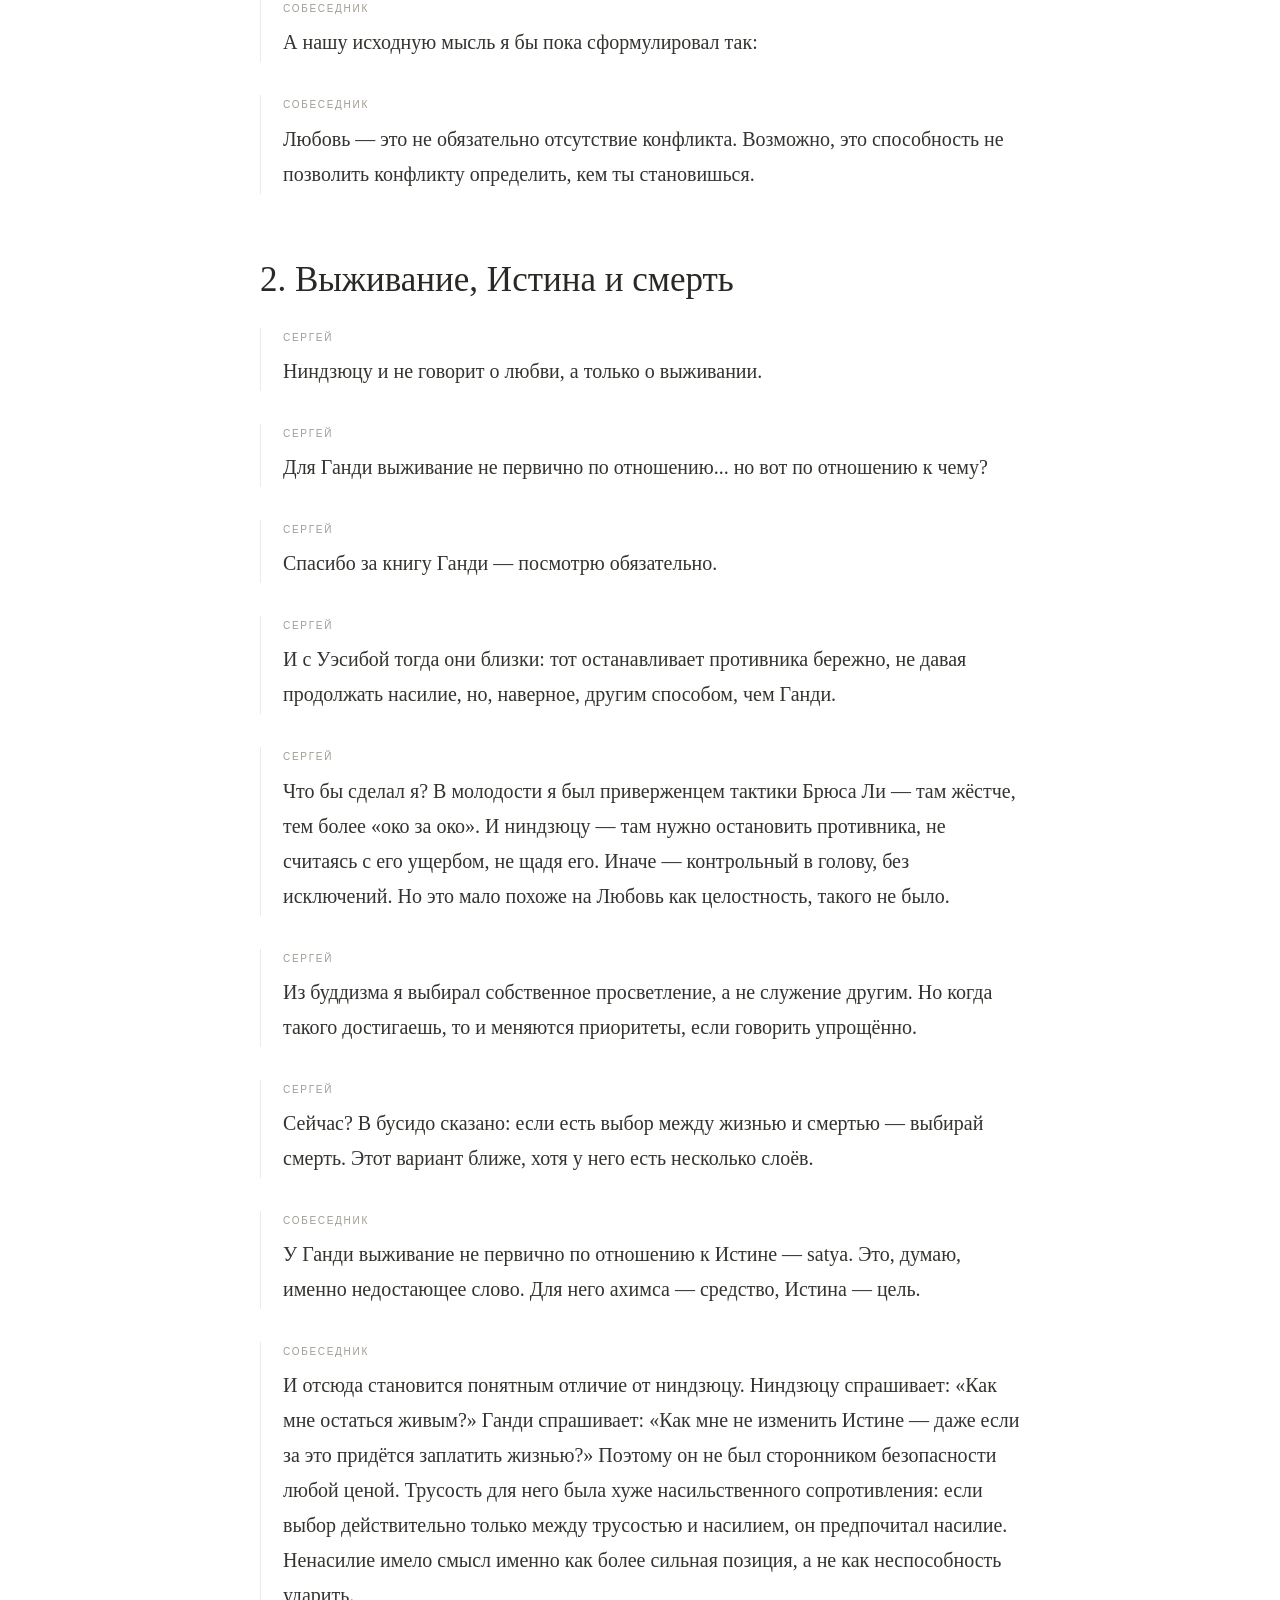
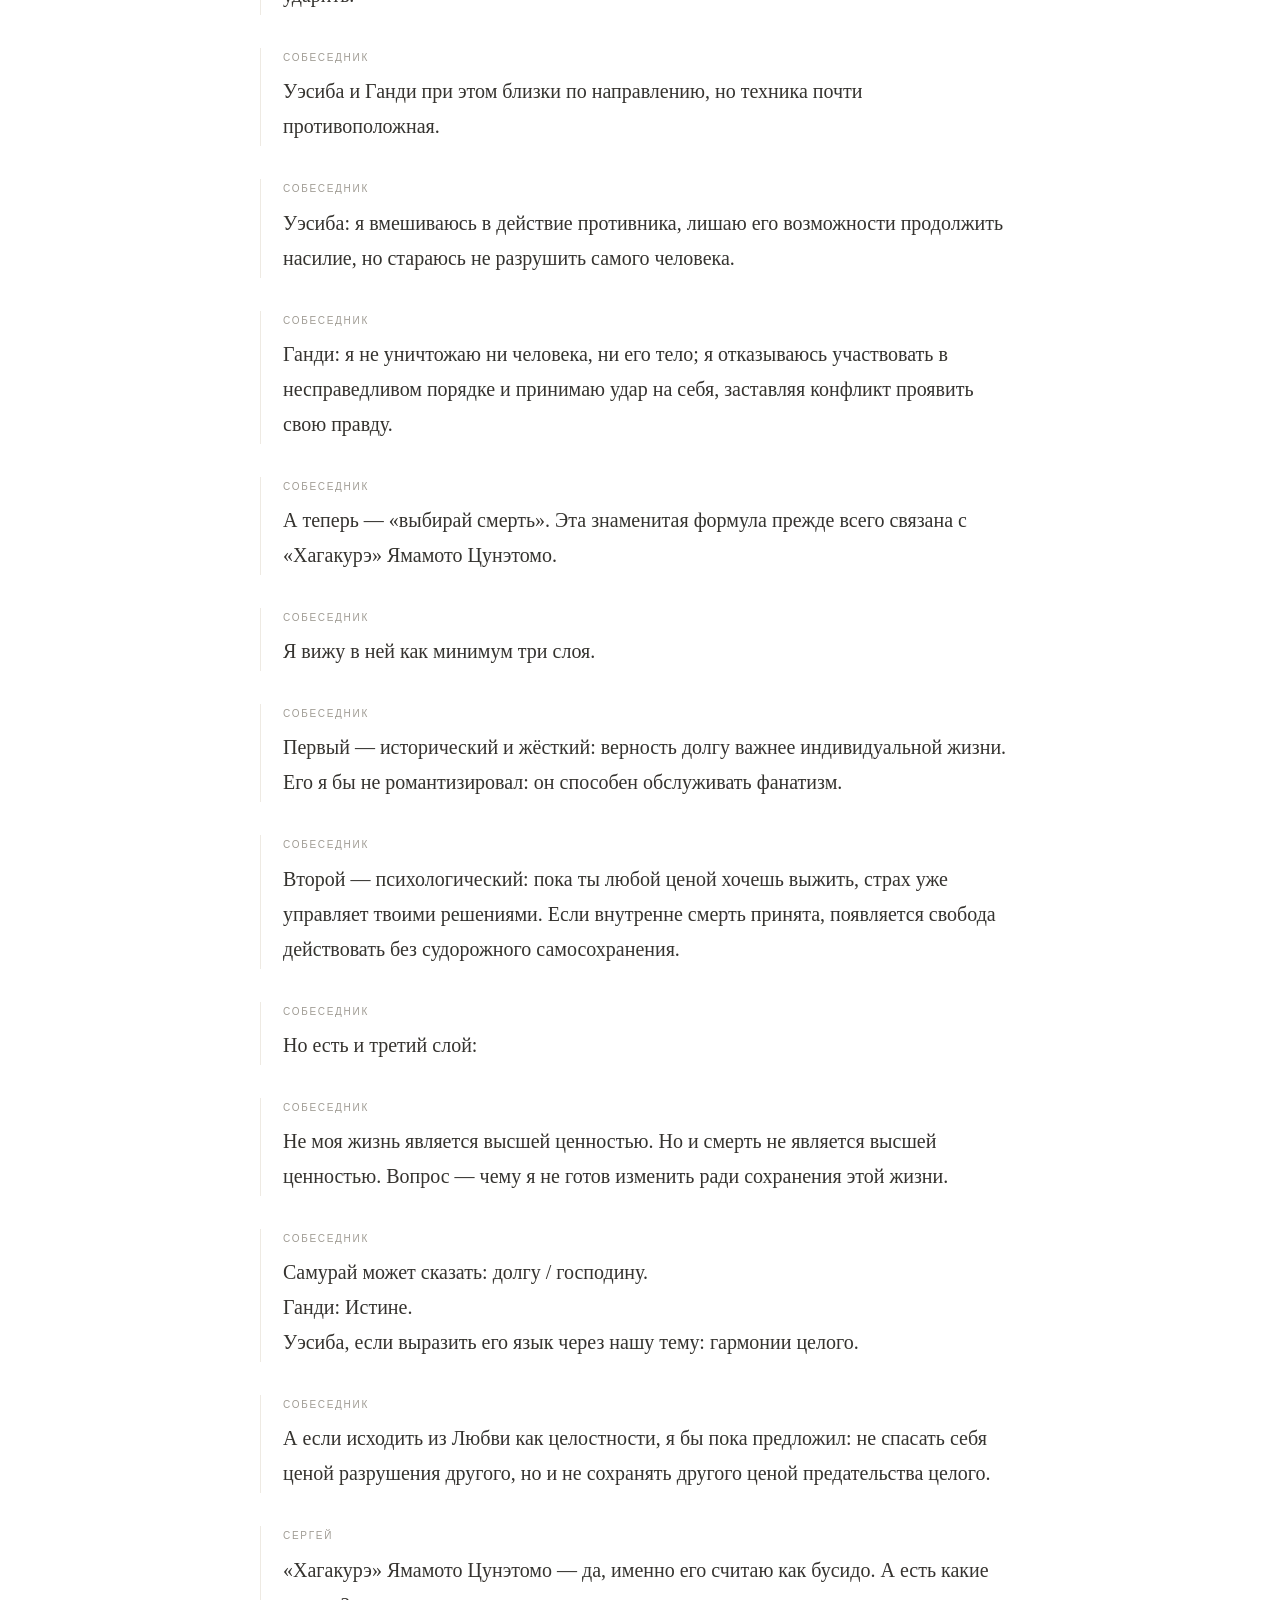
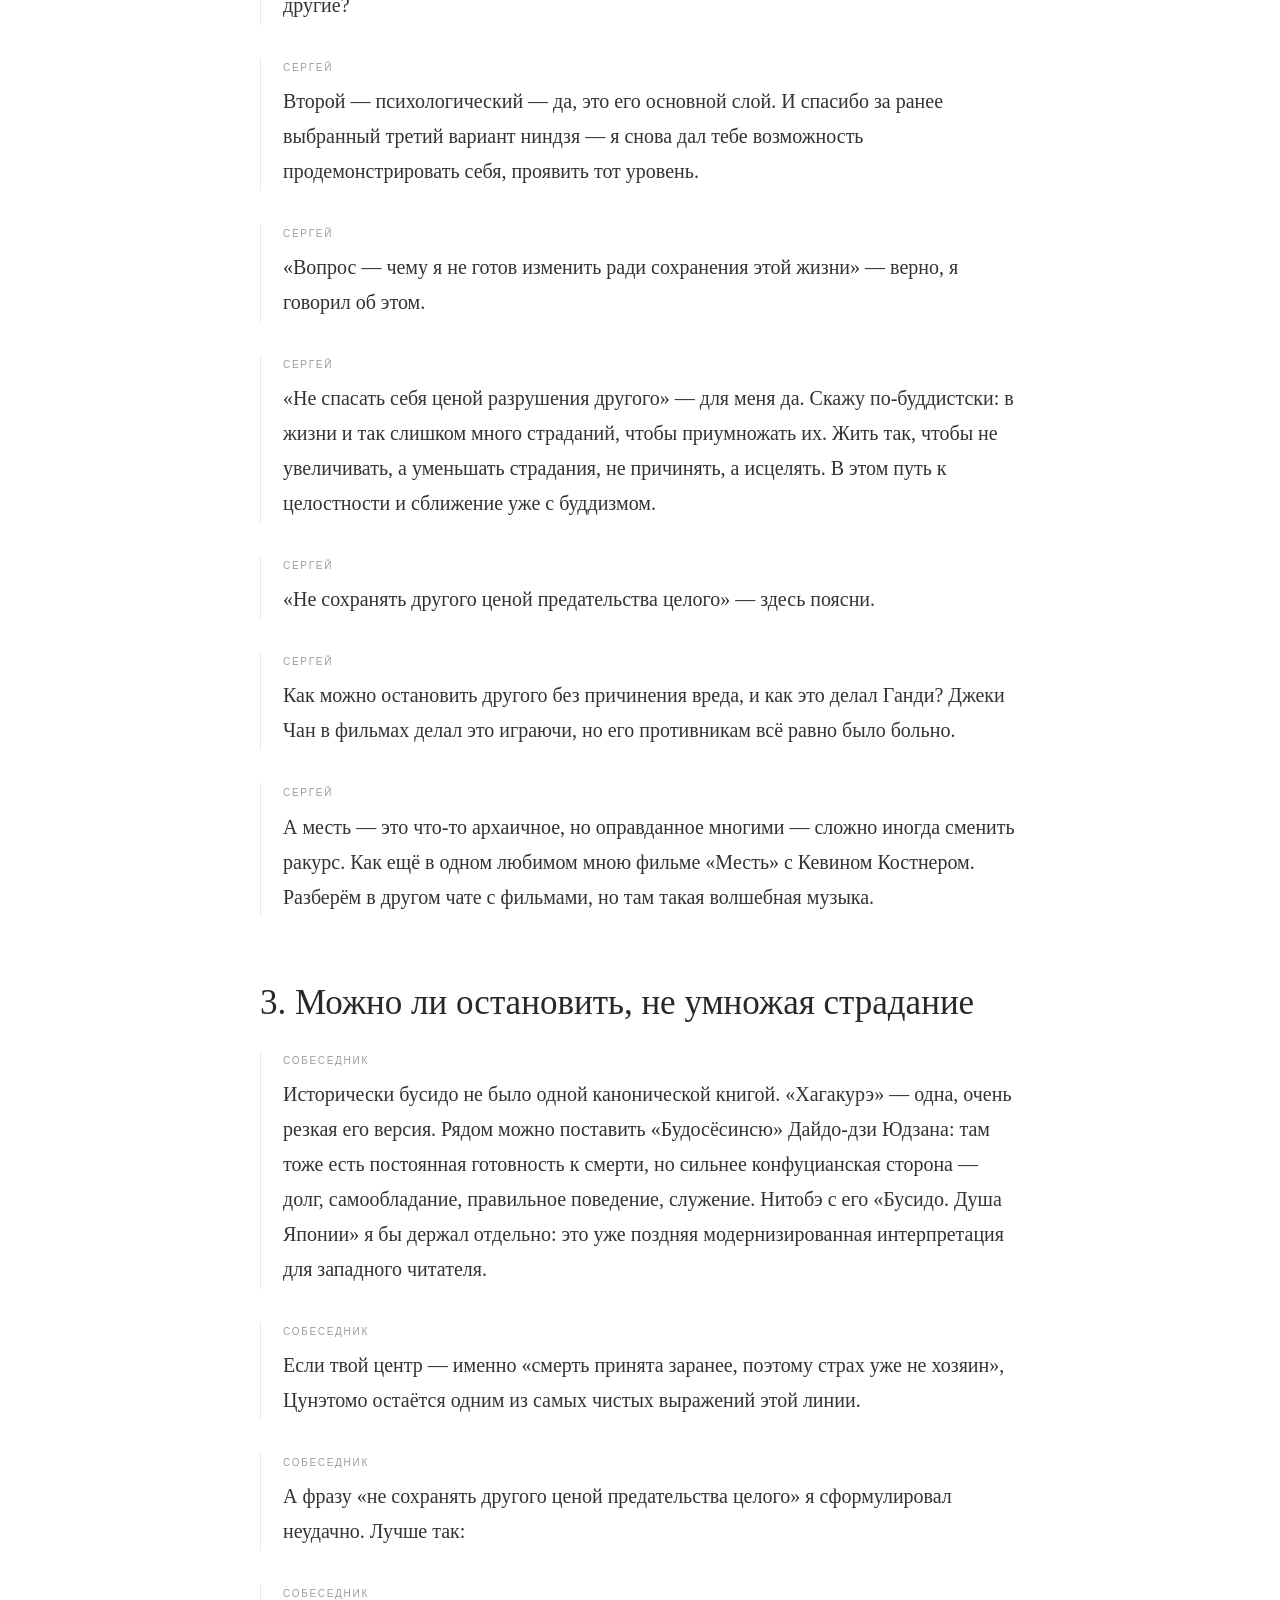
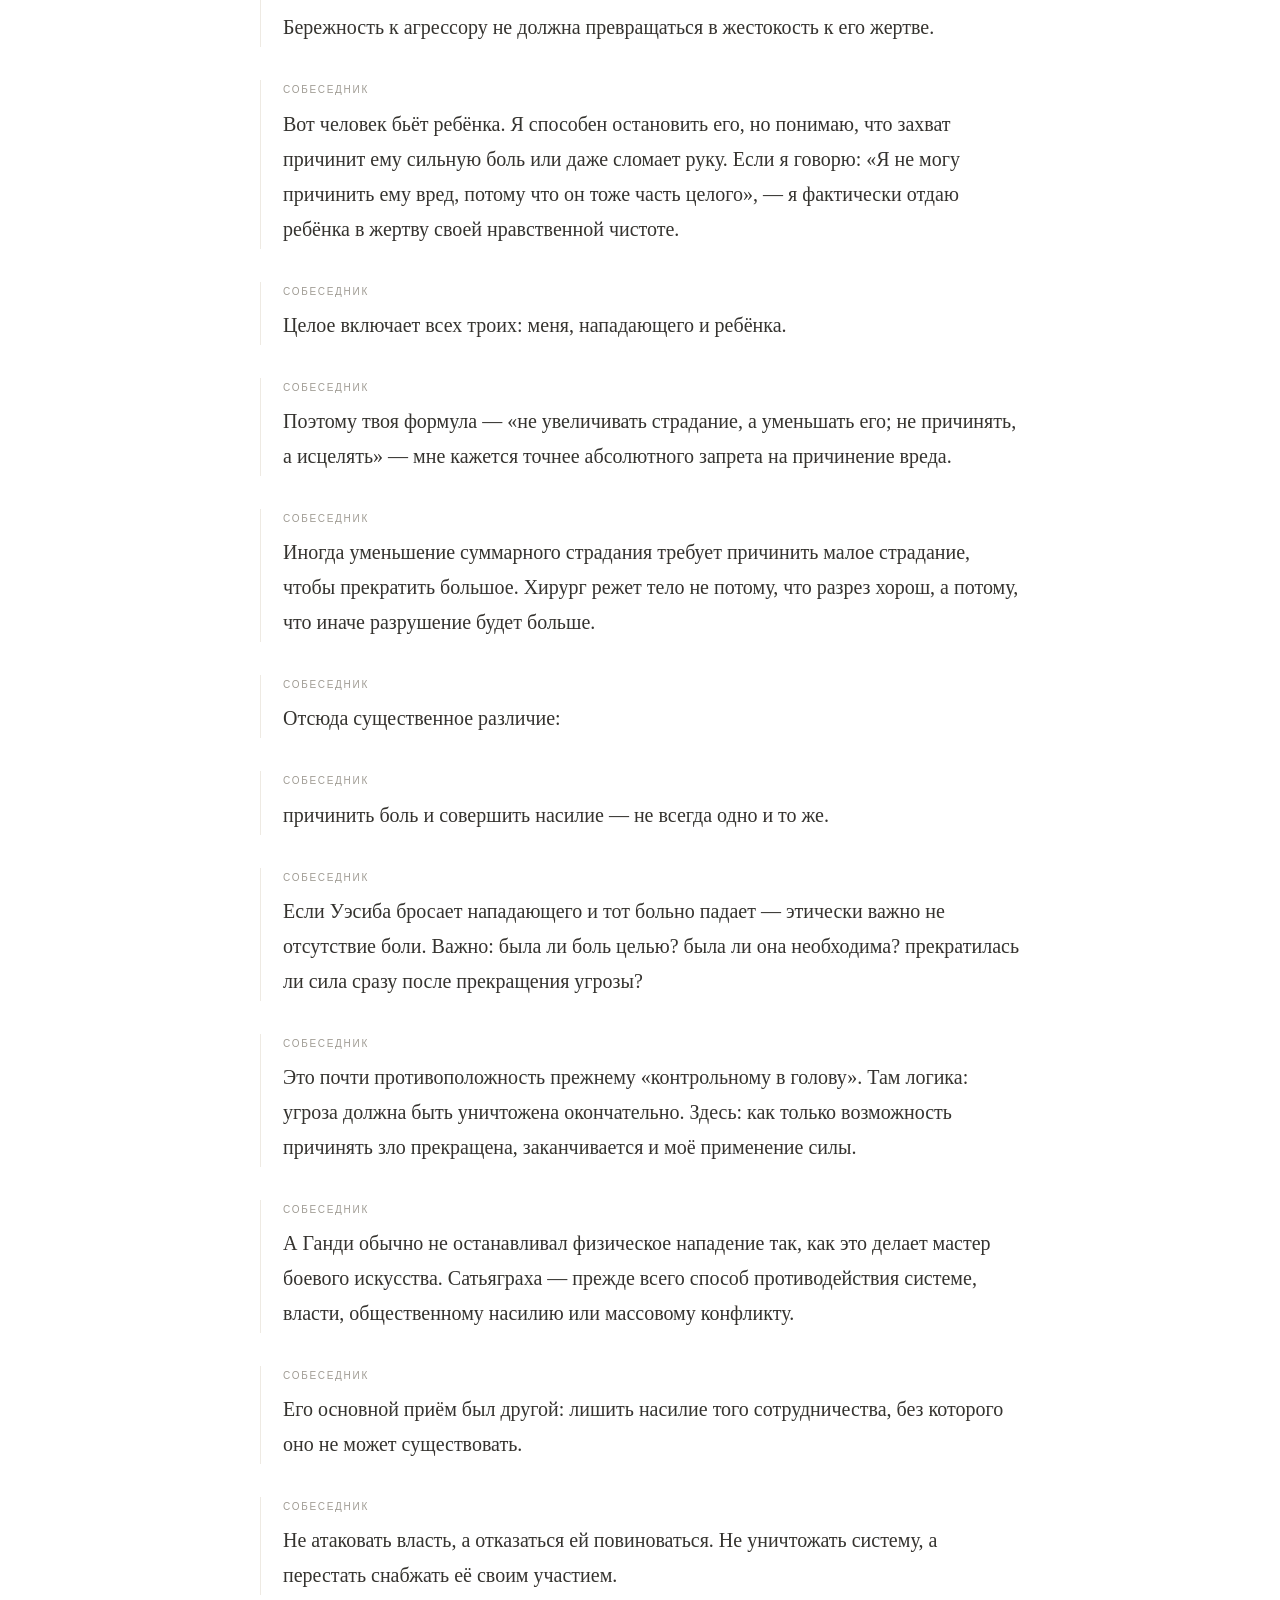
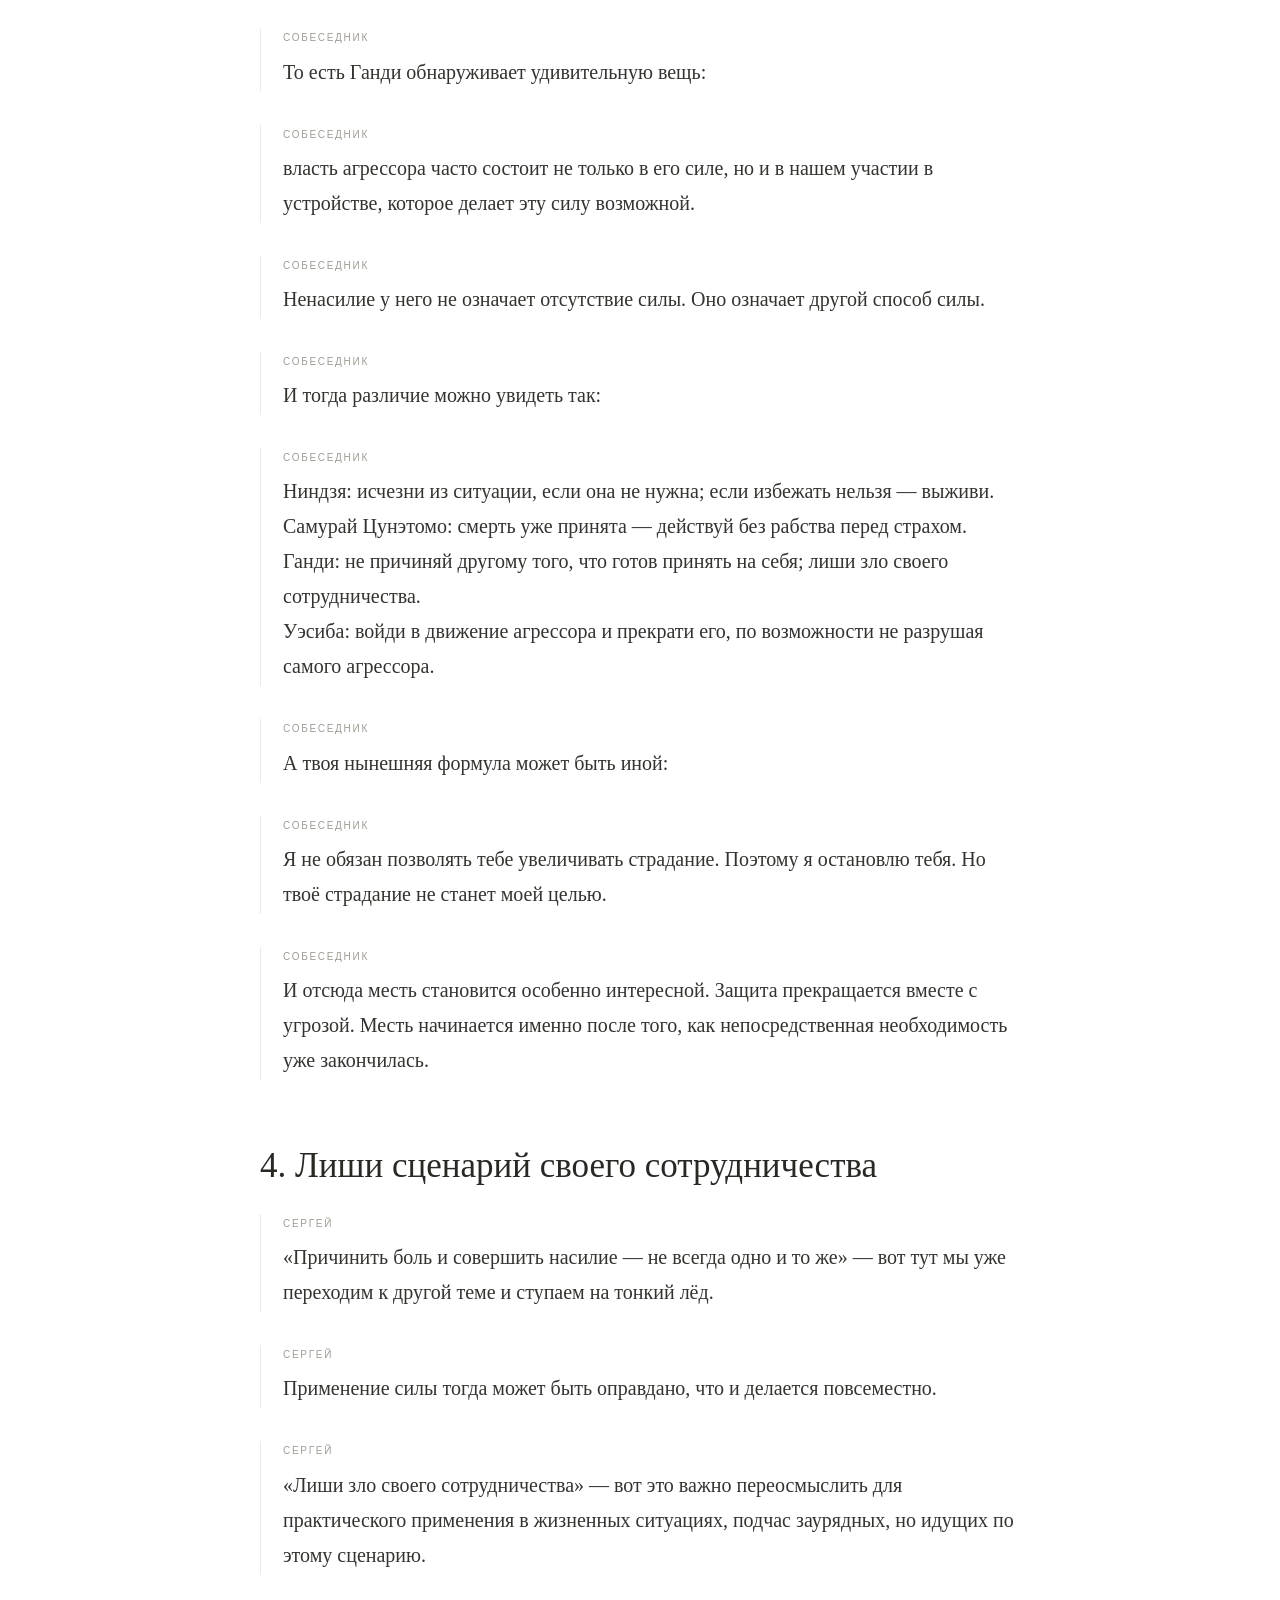
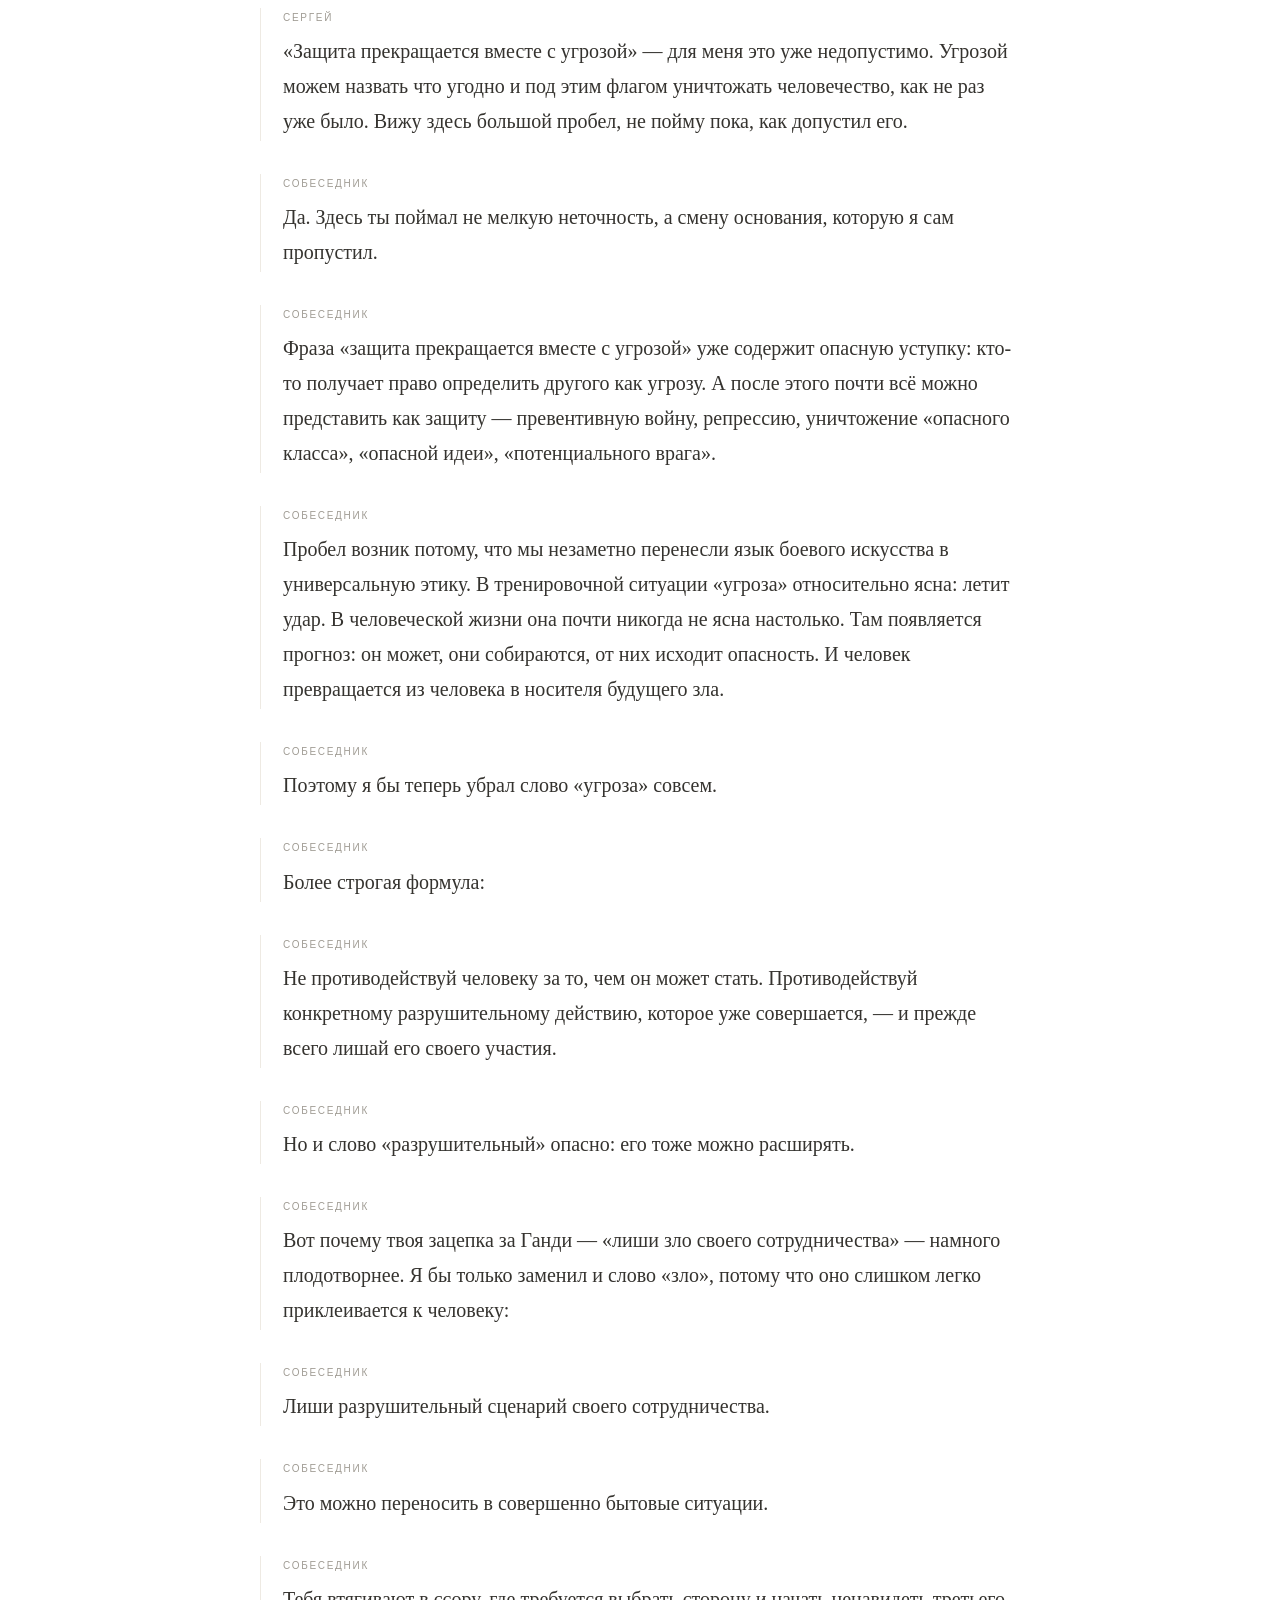
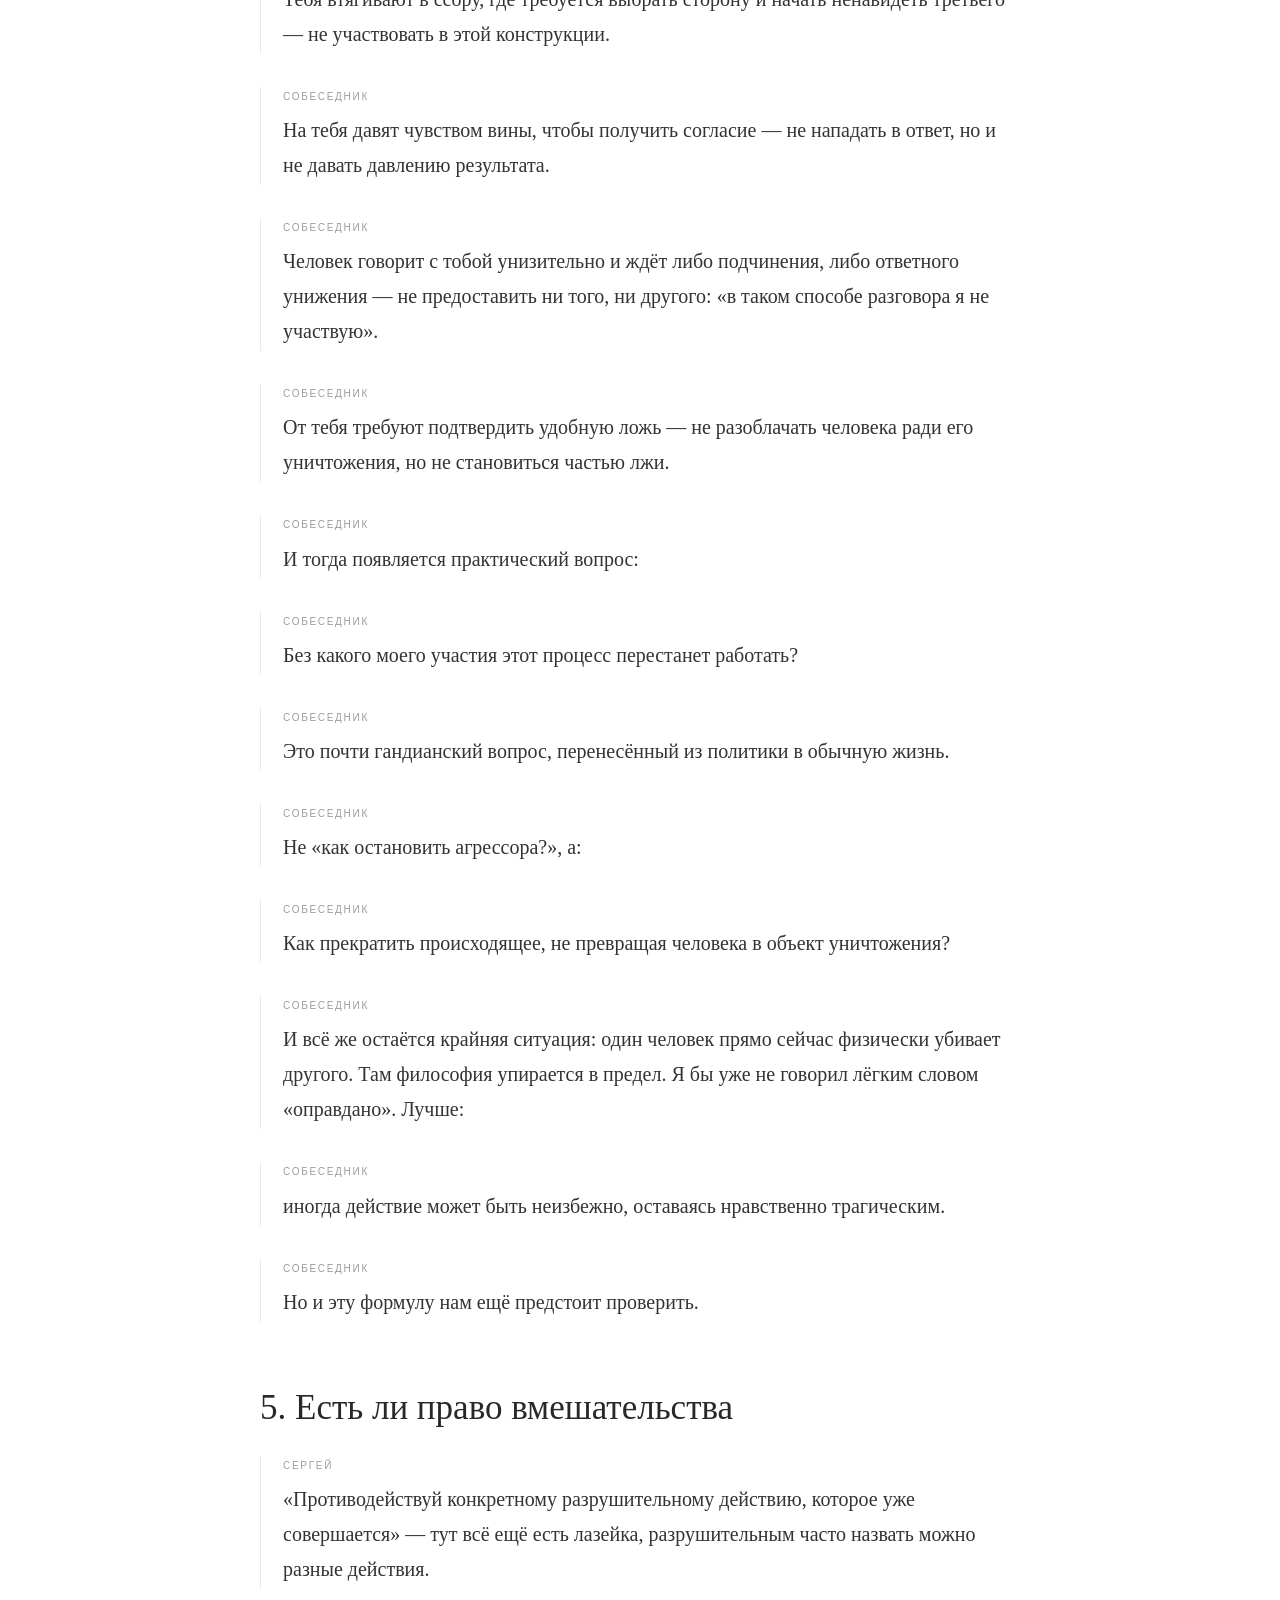
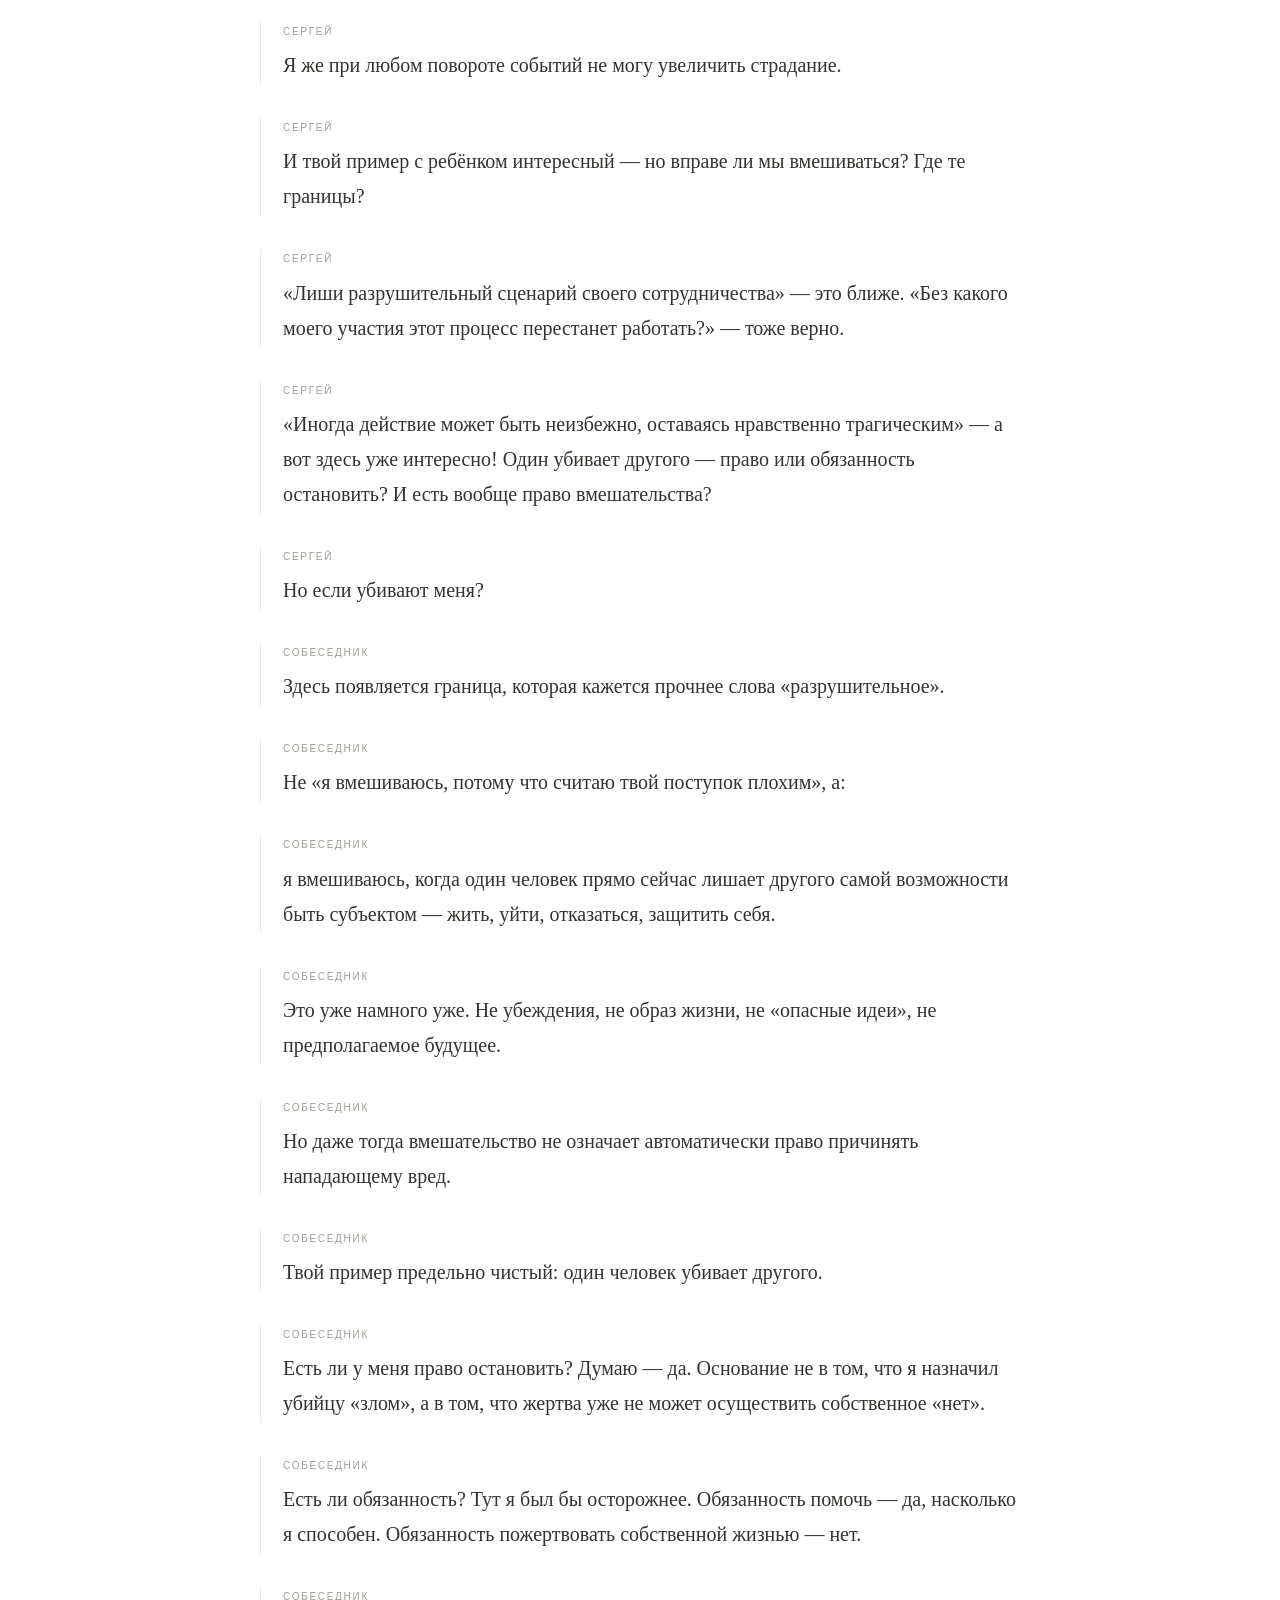
<file: articles/ne-umnozhat-razdelenie.html>
<!doctype html>
<html lang="ru">
<head>
<meta charset="utf-8">
<meta name="viewport" content="width=device-width,initial-scale=1">
<title>Не умножать разделение — ALAYA</title>
<link rel="stylesheet" href="../assets/style.css">
</head>
<body>
<header class="site-header"><div class="wrap nav"><a class="logo" href="../index.html">ALAYA</a><nav class="nav-links"><a href="../themes/celostnost.html">Целостность</a><a href="../themes/lyubov-i-vstrecha.html">Любовь и встреча</a><a href="../themes/zhizn-i-forma.html">Жизнь и форма</a><a href="../about.html">Об Alaya</a></nav></div></header>
<main>
<section class="article-head"><div class="wrap"><div class="breadcrumbs"><a href="../index.html">ALAYA</a> · <a href="../themes/celostnost.html">Целостность</a> · <a href="../themes/lyubov-i-vstrecha.html">Любовь и встреча</a></div><h1>Не умножать разделение</h1><div class="subtitle">Диалог о выживании, ненасилии, помощи и деятельной Любви</div><div class="article-meta"><span>Живой философский диалог</span><span>9 августа 2026</span><span>26 мин чтения</span></div></div></section>
<section class="article-wrap"><article class="article-body" id="dialogue-content"></article><script>(async()=>{const root=document.getElementById("dialogue-content");for(let i=1;i<=7;i++){const r=await fetch(`ne-umnozhat-razdelenie-parts/part-${i}.html`);root.insertAdjacentHTML("beforeend",await r.text());}})();</script></section>
<section class="related"><div class="wrap"><div class="eyebrow">Продолжить исследование</div><h2>Связанные материалы</h2><div class="cards"><a class="card" href="../articles/pered-mnoy-zhizn.html"><div class="door">Если хочется иначе увидеть человека напротив</div><h3>Передо мной — жизнь</h3><p>Что меняется, если другой воспринимается прежде всего не как роль, оценка или противник, а как жизнь?</p><div class="meta">Статья · 5 мин</div></a><a class="card" href="../articles/lila-i-vkus-zhizni.html"><div class="door">Если духовная глубина и обычная жизнь начинают казаться двумя разными мирами</div><h3>Лила и вкус жизни</h3><p>Как форма перестаёт быть противоположностью глубине и становится местом её проявления?</p><div class="meta">Рабочая смысловая фиксация · 4 мин <span class="draft">черновик</span></div></a></div></div></section>
</main><footer><div class="wrap footer-row"><span>ALAYA</span><span>Сентябрь 2026</span></div></footer></body></html>
</file>
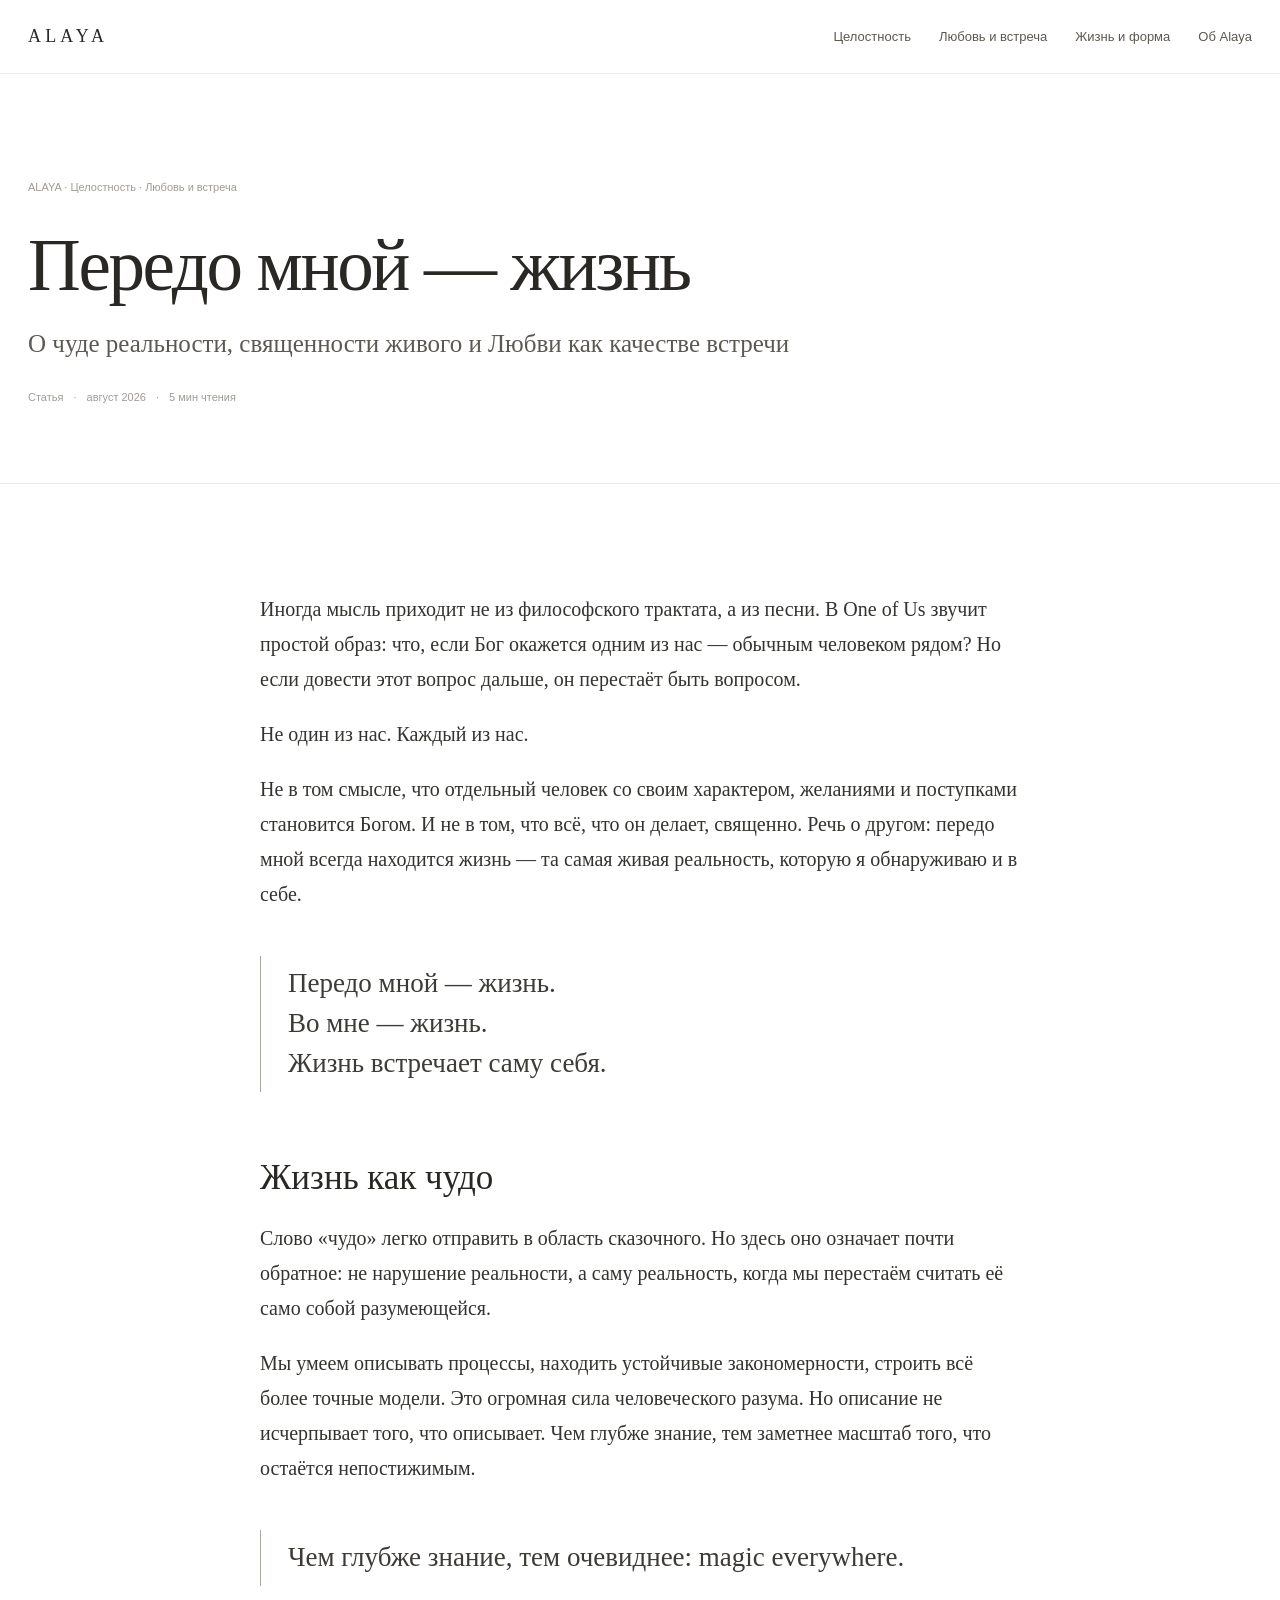
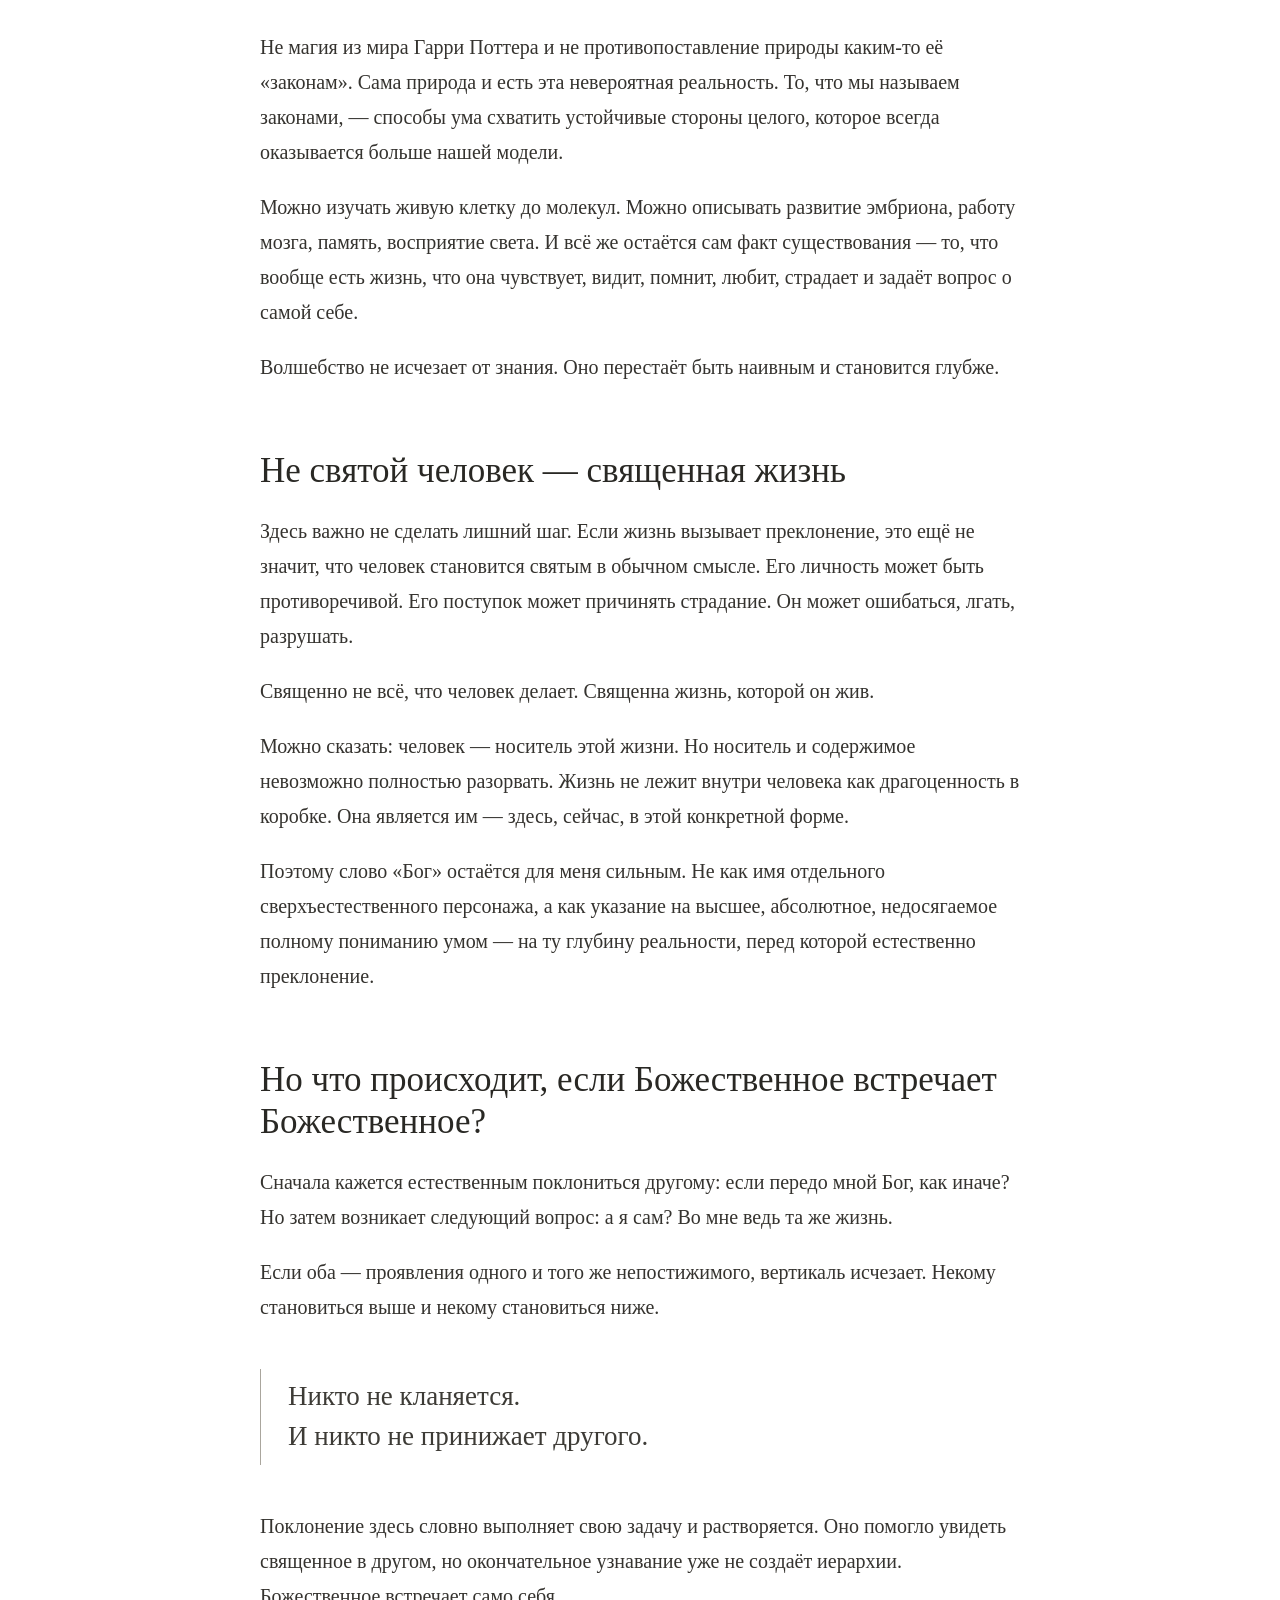
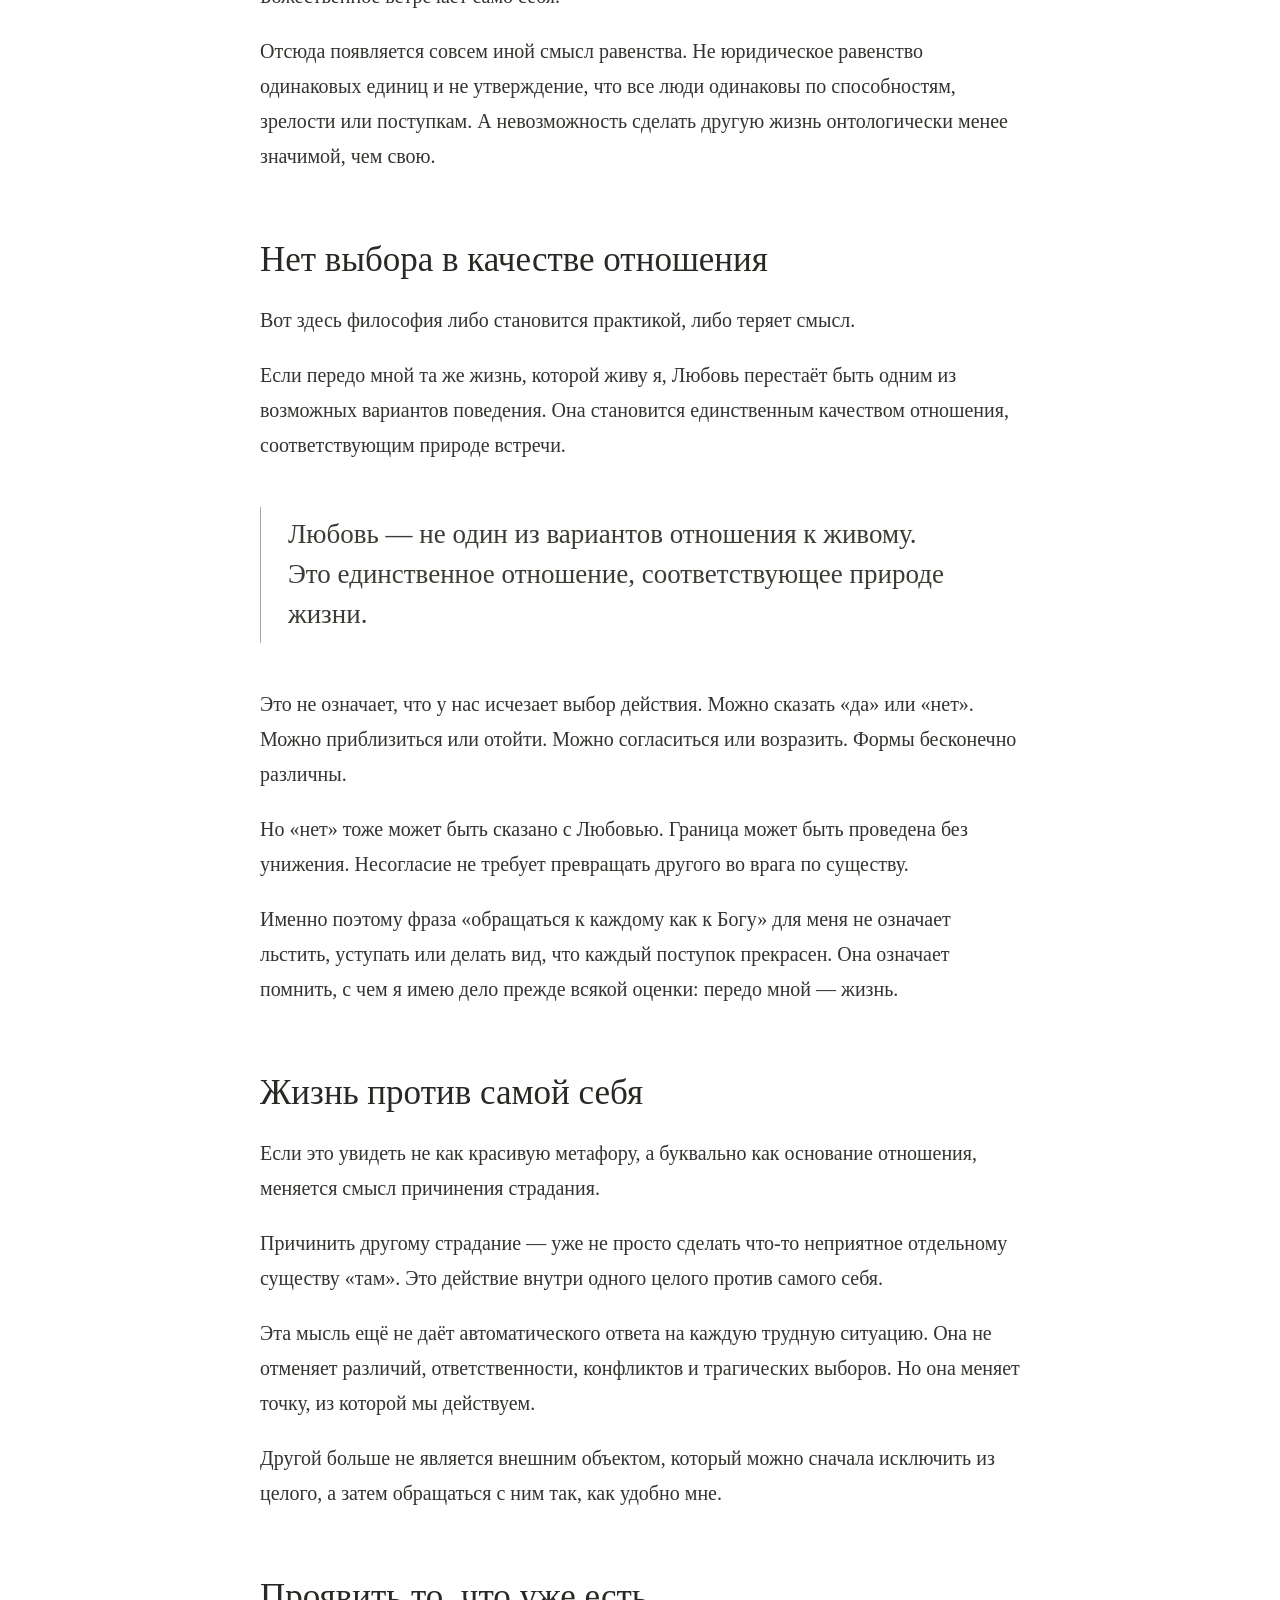
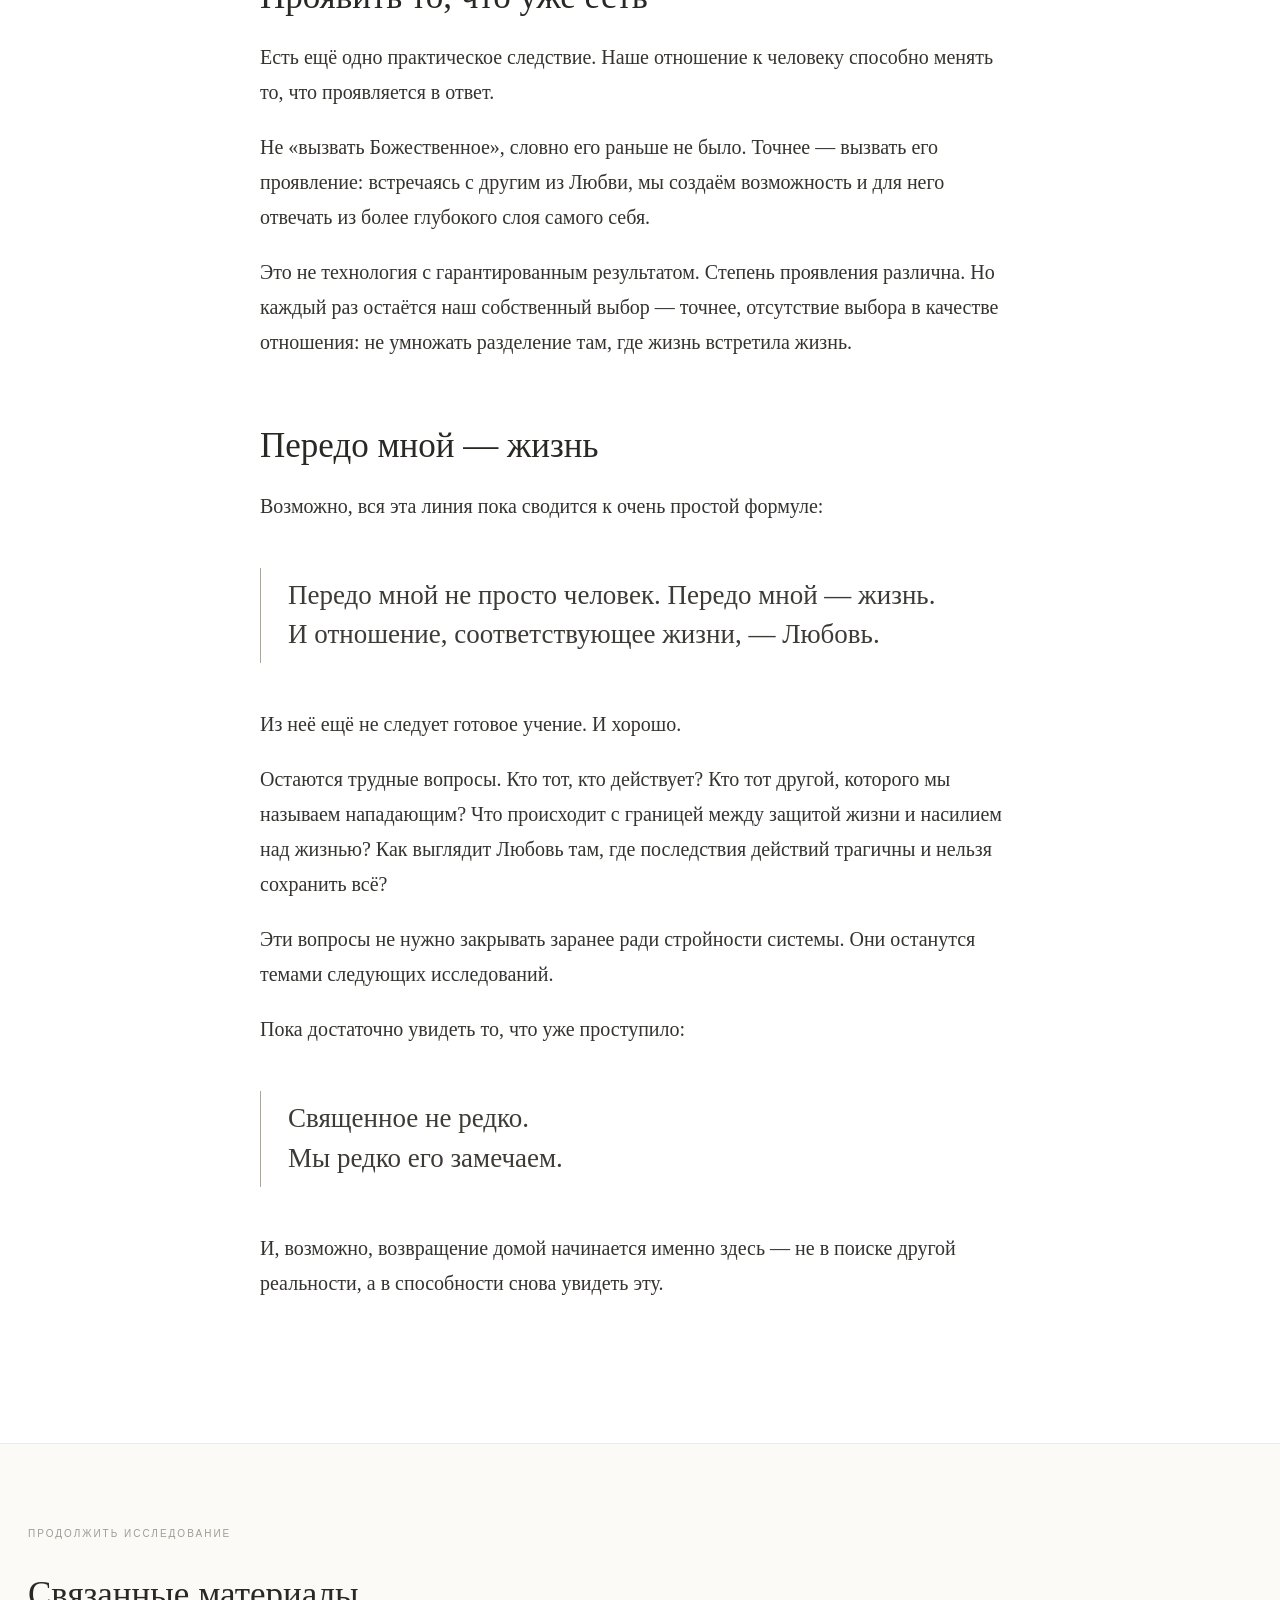
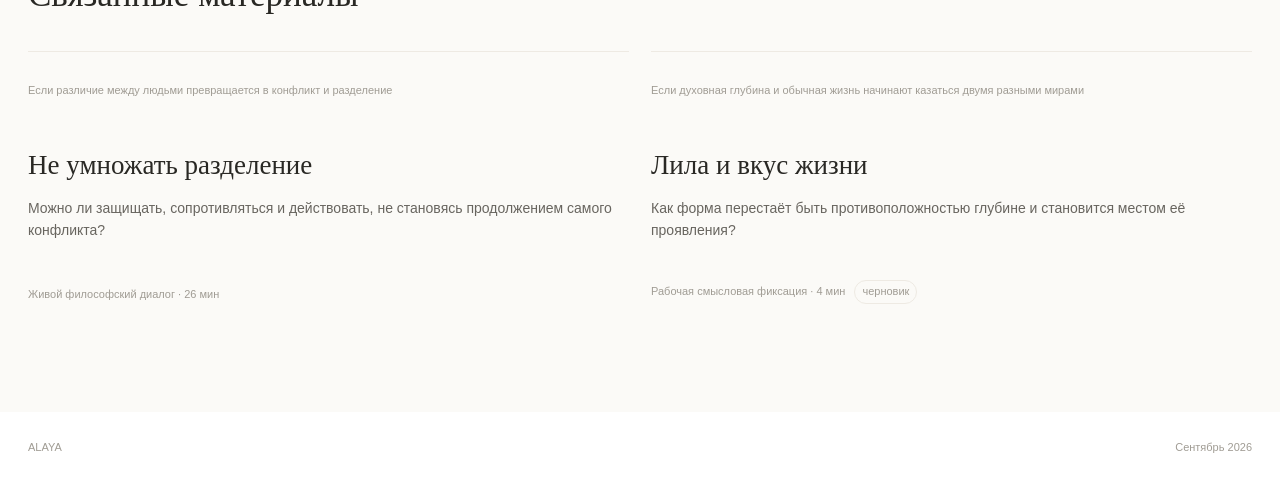
<file: articles/pered-mnoy-zhizn.html>
<!doctype html>
<html lang="ru">
<head>
<meta charset="utf-8">
<meta name="viewport" content="width=device-width,initial-scale=1">
<title>Передо мной — жизнь — ALAYA</title>
<link rel="stylesheet" href="../assets/style.css">
</head>
<body>
<header class="site-header"><div class="wrap nav"><a class="logo" href="../index.html">ALAYA</a><nav class="nav-links"><a href="../themes/celostnost.html">Целостность</a><a href="../themes/lyubov-i-vstrecha.html">Любовь и встреча</a><a href="../themes/zhizn-i-forma.html">Жизнь и форма</a><a href="../about.html">Об Alaya</a></nav></div></header>
<main>
<section class="article-head"><div class="wrap"><div class="breadcrumbs"><a href="../index.html">ALAYA</a> · <a href="../themes/celostnost.html">Целостность</a> · <a href="../themes/lyubov-i-vstrecha.html">Любовь и встреча</a></div><h1>Передо мной — жизнь</h1><div class="subtitle">О чуде реальности, священности живого и Любви как качестве встречи</div><div class="article-meta"><span>Статья</span><span>август 2026</span><span>5 мин чтения</span></div></div></section>
<section class="article-wrap"><article class="article-body"><p>Иногда мысль приходит не из философского трактата, а из песни. В One of Us звучит простой образ: что, если Бог окажется одним из нас — обычным человеком рядом? Но если довести этот вопрос дальше, он перестаёт быть вопросом.</p>
<p>Не один из нас. Каждый из нас.</p>
<p>Не в том смысле, что отдельный человек со своим характером, желаниями и поступками становится Богом. И не в том, что всё, что он делает, священно. Речь о другом: передо мной всегда находится жизнь — та самая живая реальность, которую я обнаруживаю и в себе.</p>
<blockquote>Передо мной — жизнь.<br>Во мне — жизнь.<br>Жизнь встречает саму себя.</blockquote>
<h2>Жизнь как чудо</h2>
<p>Слово «чудо» легко отправить в область сказочного. Но здесь оно означает почти обратное: не нарушение реальности, а саму реальность, когда мы перестаём считать её само собой разумеющейся.</p>
<p>Мы умеем описывать процессы, находить устойчивые закономерности, строить всё более точные модели. Это огромная сила человеческого разума. Но описание не исчерпывает того, что описывает. Чем глубже знание, тем заметнее масштаб того, что остаётся непостижимым.</p>
<blockquote>Чем глубже знание, тем очевиднее: magic everywhere.</blockquote>
<p>Не магия из мира Гарри Поттера и не противопоставление природы каким-то её «законам». Сама природа и есть эта невероятная реальность. То, что мы называем законами, — способы ума схватить устойчивые стороны целого, которое всегда оказывается больше нашей модели.</p>
<p>Можно изучать живую клетку до молекул. Можно описывать развитие эмбриона, работу мозга, память, восприятие света. И всё же остаётся сам факт существования — то, что вообще есть жизнь, что она чувствует, видит, помнит, любит, страдает и задаёт вопрос о самой себе.</p>
<p>Волшебство не исчезает от знания. Оно перестаёт быть наивным и становится глубже.</p>
<h2>Не святой человек — священная жизнь</h2>
<p>Здесь важно не сделать лишний шаг. Если жизнь вызывает преклонение, это ещё не значит, что человек становится святым в обычном смысле. Его личность может быть противоречивой. Его поступок может причинять страдание. Он может ошибаться, лгать, разрушать.</p>
<p>Священно не всё, что человек делает. Священна жизнь, которой он жив.</p>
<p>Можно сказать: человек — носитель этой жизни. Но носитель и содержимое невозможно полностью разорвать. Жизнь не лежит внутри человека как драгоценность в коробке. Она является им — здесь, сейчас, в этой конкретной форме.</p>
<p>Поэтому слово «Бог» остаётся для меня сильным. Не как имя отдельного сверхъестественного персонажа, а как указание на высшее, абсолютное, недосягаемое полному пониманию умом — на ту глубину реальности, перед которой естественно преклонение.</p>
<h2>Но что происходит, если Божественное встречает Божественное?</h2>
<p>Сначала кажется естественным поклониться другому: если передо мной Бог, как иначе? Но затем возникает следующий вопрос: а я сам? Во мне ведь та же жизнь.</p>
<p>Если оба — проявления одного и того же непостижимого, вертикаль исчезает. Некому становиться выше и некому становиться ниже.</p>
<blockquote>Никто не кланяется.<br>И никто не принижает другого.</blockquote>
<p>Поклонение здесь словно выполняет свою задачу и растворяется. Оно помогло увидеть священное в другом, но окончательное узнавание уже не создаёт иерархии. Божественное встречает само себя.</p>
<p>Отсюда появляется совсем иной смысл равенства. Не юридическое равенство одинаковых единиц и не утверждение, что все люди одинаковы по способностям, зрелости или поступкам. А невозможность сделать другую жизнь онтологически менее значимой, чем свою.</p>
<h2>Нет выбора в качестве отношения</h2>
<p>Вот здесь философия либо становится практикой, либо теряет смысл.</p>
<p>Если передо мной та же жизнь, которой живу я, Любовь перестаёт быть одним из возможных вариантов поведения. Она становится единственным качеством отношения, соответствующим природе встречи.</p>
<blockquote>Любовь — не один из вариантов отношения к живому.<br>Это единственное отношение, соответствующее природе жизни.</blockquote>
<p>Это не означает, что у нас исчезает выбор действия. Можно сказать «да» или «нет». Можно приблизиться или отойти. Можно согласиться или возразить. Формы бесконечно различны.</p>
<p>Но «нет» тоже может быть сказано с Любовью. Граница может быть проведена без унижения. Несогласие не требует превращать другого во врага по существу.</p>
<p>Именно поэтому фраза «обращаться к каждому как к Богу» для меня не означает льстить, уступать или делать вид, что каждый поступок прекрасен. Она означает помнить, с чем я имею дело прежде всякой оценки: передо мной — жизнь.</p>
<h2>Жизнь против самой себя</h2>
<p>Если это увидеть не как красивую метафору, а буквально как основание отношения, меняется смысл причинения страдания.</p>
<p>Причинить другому страдание — уже не просто сделать что-то неприятное отдельному существу «там». Это действие внутри одного целого против самого себя.</p>
<p>Эта мысль ещё не даёт автоматического ответа на каждую трудную ситуацию. Она не отменяет различий, ответственности, конфликтов и трагических выборов. Но она меняет точку, из которой мы действуем.</p>
<p>Другой больше не является внешним объектом, который можно сначала исключить из целого, а затем обращаться с ним так, как удобно мне.</p>
<h2>Проявить то, что уже есть</h2>
<p>Есть ещё одно практическое следствие. Наше отношение к человеку способно менять то, что проявляется в ответ.</p>
<p>Не «вызвать Божественное», словно его раньше не было. Точнее — вызвать его проявление: встречаясь с другим из Любви, мы создаём возможность и для него отвечать из более глубокого слоя самого себя.</p>
<p>Это не технология с гарантированным результатом. Степень проявления различна. Но каждый раз остаётся наш собственный выбор — точнее, отсутствие выбора в качестве отношения: не умножать разделение там, где жизнь встретила жизнь.</p>
<h2>Передо мной — жизнь</h2>
<p>Возможно, вся эта линия пока сводится к очень простой формуле:</p>
<blockquote>Передо мной не просто человек. Передо мной — жизнь.<br>И отношение, соответствующее жизни, — Любовь.</blockquote>
<p>Из неё ещё не следует готовое учение. И хорошо.</p>
<p>Остаются трудные вопросы. Кто тот, кто действует? Кто тот другой, которого мы называем нападающим? Что происходит с границей между защитой жизни и насилием над жизнью? Как выглядит Любовь там, где последствия действий трагичны и нельзя сохранить всё?</p>
<p>Эти вопросы не нужно закрывать заранее ради стройности системы. Они останутся темами следующих исследований.</p>
<p>Пока достаточно увидеть то, что уже проступило:</p>
<blockquote>Священное не редко.<br>Мы редко его замечаем.</blockquote>
<p>И, возможно, возвращение домой начинается именно здесь — не в поиске другой реальности, а в способности снова увидеть эту.</p></article></section>
<section class="related"><div class="wrap"><div class="eyebrow">Продолжить исследование</div><h2>Связанные материалы</h2><div class="cards"><a class="card" href="../articles/ne-umnozhat-razdelenie.html"><div class="door">Если различие между людьми превращается в конфликт и разделение</div><h3>Не умножать разделение</h3><p>Можно ли защищать, сопротивляться и действовать, не становясь продолжением самого конфликта?</p><div class="meta">Живой философский диалог · 26 мин</div></a><a class="card" href="../articles/lila-i-vkus-zhizni.html"><div class="door">Если духовная глубина и обычная жизнь начинают казаться двумя разными мирами</div><h3>Лила и вкус жизни</h3><p>Как форма перестаёт быть противоположностью глубине и становится местом её проявления?</p><div class="meta">Рабочая смысловая фиксация · 4 мин <span class="draft">черновик</span></div></a></div></div></section>
</main>
<footer><div class="wrap footer-row"><span>ALAYA</span><span>Сентябрь 2026</span></div></footer>
</body></html>
</file>
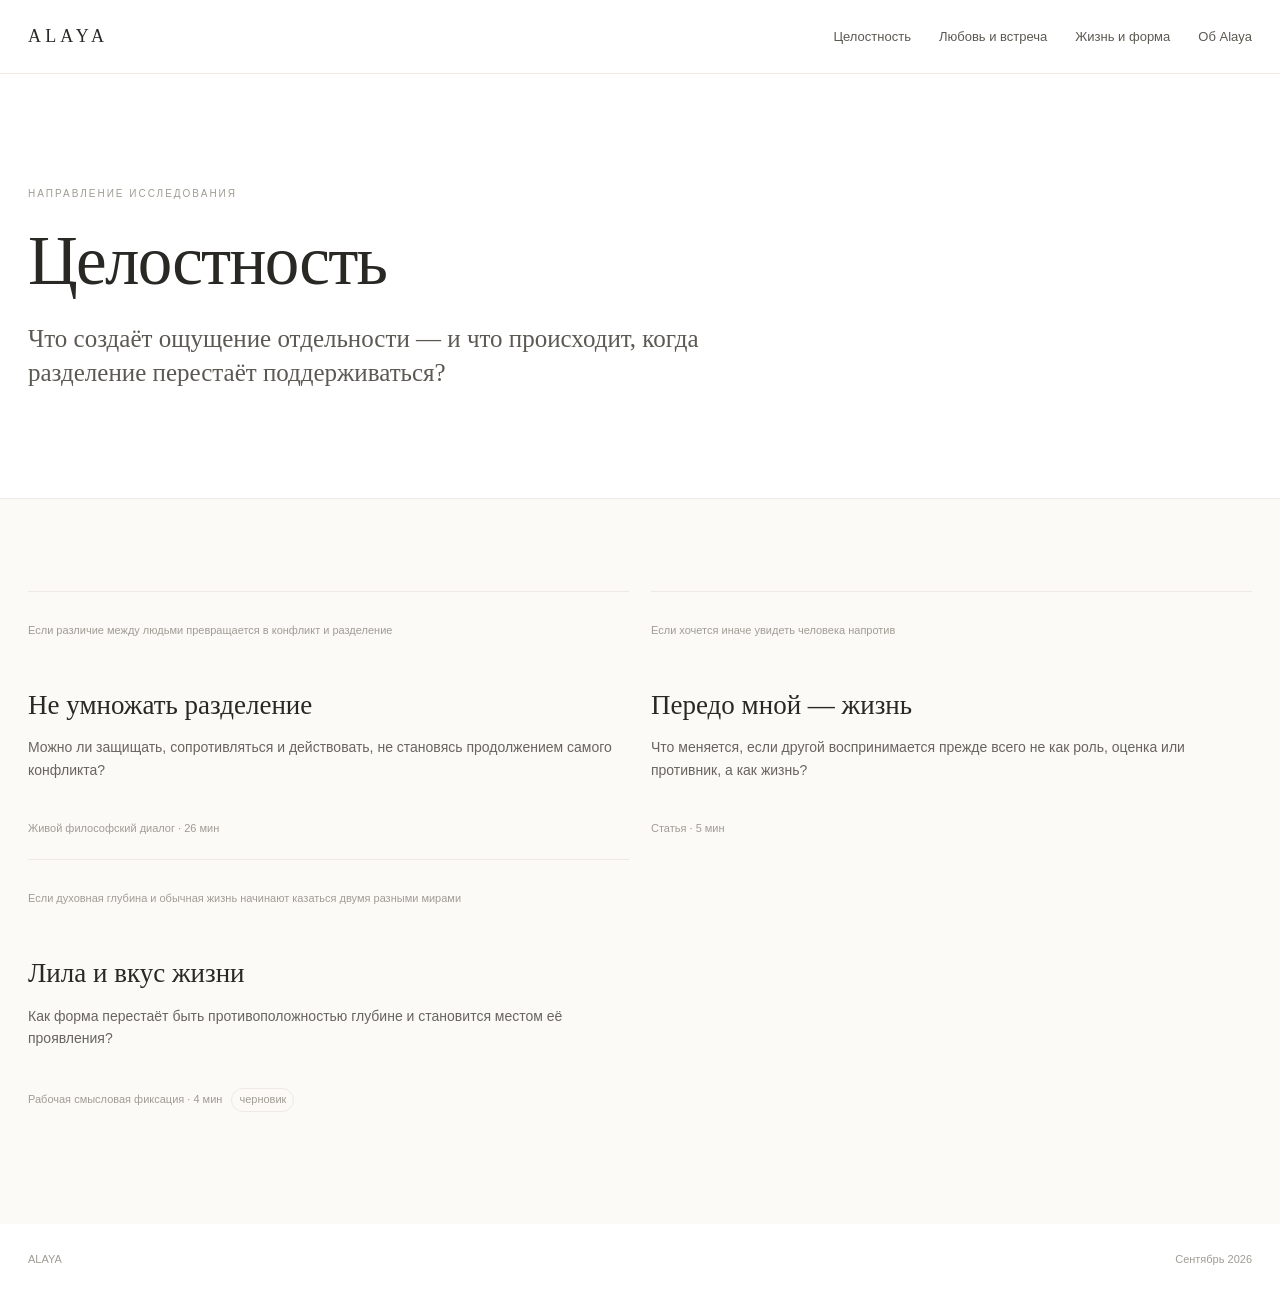
<file: themes/celostnost.html>
<!doctype html>
<html lang="ru">
<head><meta charset="utf-8"><meta name="viewport" content="width=device-width,initial-scale=1"><title>Целостность — ALAYA</title><link rel="stylesheet" href="../assets/style.css"></head>
<body>
<header class="site-header"><div class="wrap nav"><a class="logo" href="../index.html">ALAYA</a><nav class="nav-links"><a href="../themes/celostnost.html">Целостность</a><a href="../themes/lyubov-i-vstrecha.html">Любовь и встреча</a><a href="../themes/zhizn-i-forma.html">Жизнь и форма</a><a href="../about.html">Об Alaya</a></nav></div></header>
<main><section class="page-hero"><div class="wrap"><div class="eyebrow">Направление исследования</div><h1>Целостность</h1><p class="question">Что создаёт ощущение отдельности — и что происходит, когда разделение перестаёт поддерживаться?</p></div></section><section class="listing"><div class="wrap"><div class="cards"><a class="card" href="../articles/ne-umnozhat-razdelenie.html"><div class="door">Если различие между людьми превращается в конфликт и разделение</div><h3>Не умножать разделение</h3><p>Можно ли защищать, сопротивляться и действовать, не становясь продолжением самого конфликта?</p><div class="meta">Живой философский диалог · 26 мин</div></a><a class="card" href="../articles/pered-mnoy-zhizn.html"><div class="door">Если хочется иначе увидеть человека напротив</div><h3>Передо мной — жизнь</h3><p>Что меняется, если другой воспринимается прежде всего не как роль, оценка или противник, а как жизнь?</p><div class="meta">Статья · 5 мин</div></a><a class="card" href="../articles/lila-i-vkus-zhizni.html"><div class="door">Если духовная глубина и обычная жизнь начинают казаться двумя разными мирами</div><h3>Лила и вкус жизни</h3><p>Как форма перестаёт быть противоположностью глубине и становится местом её проявления?</p><div class="meta">Рабочая смысловая фиксация · 4 мин <span class="draft">черновик</span></div></a></div></div></section></main>
<footer><div class="wrap footer-row"><span>ALAYA</span><span>Сентябрь 2026</span></div></footer></body></html>
</file>
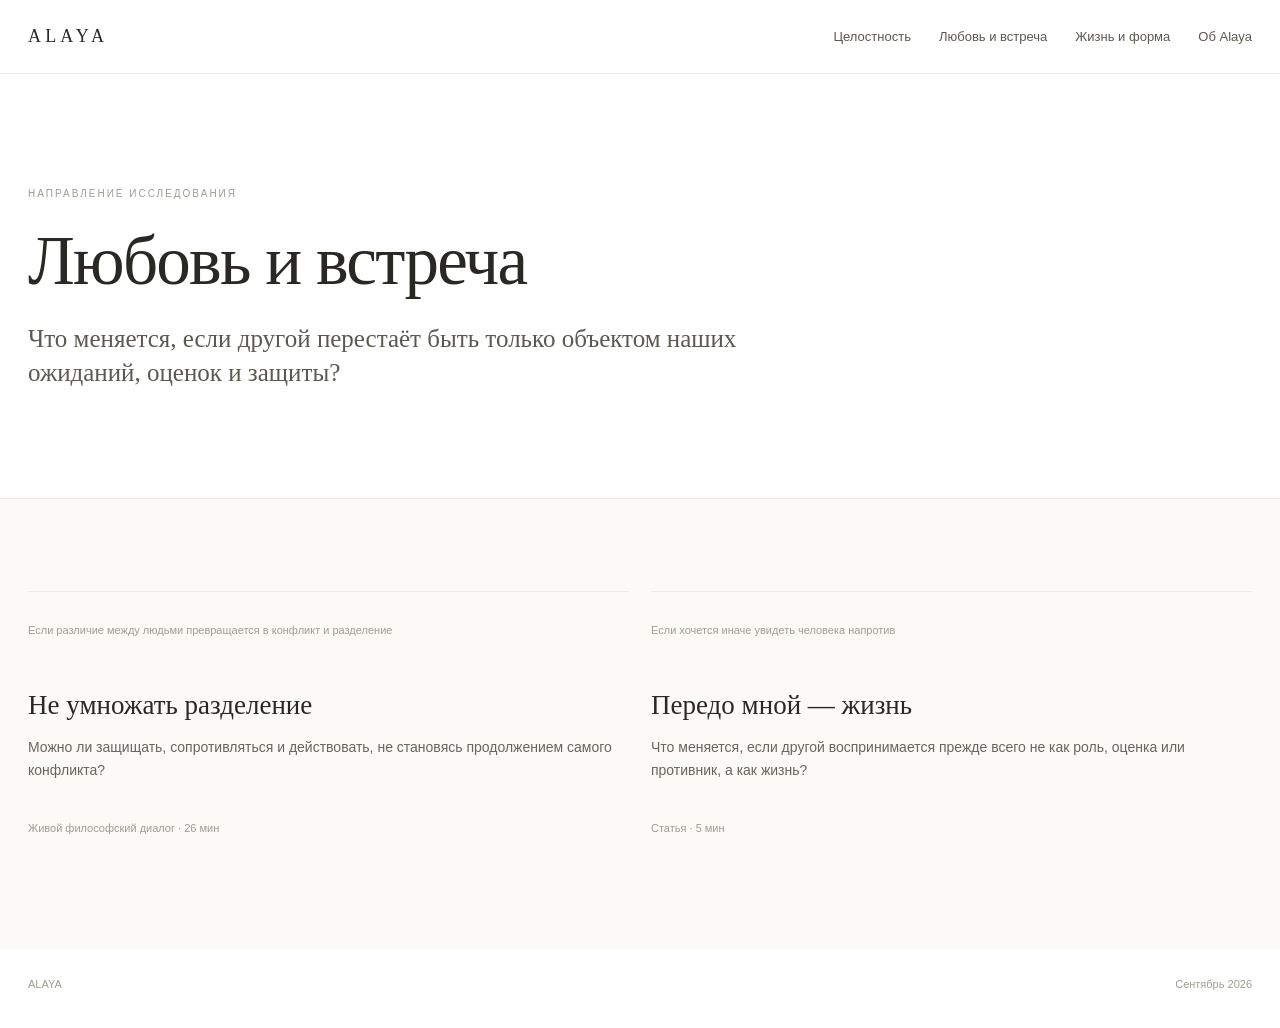
<file: themes/lyubov-i-vstrecha.html>
<!doctype html>
<html lang="ru">
<head><meta charset="utf-8"><meta name="viewport" content="width=device-width,initial-scale=1"><title>Любовь и встреча — ALAYA</title><link rel="stylesheet" href="../assets/style.css"></head>
<body>
<header class="site-header"><div class="wrap nav"><a class="logo" href="../index.html">ALAYA</a><nav class="nav-links"><a href="../themes/celostnost.html">Целостность</a><a href="../themes/lyubov-i-vstrecha.html">Любовь и встреча</a><a href="../themes/zhizn-i-forma.html">Жизнь и форма</a><a href="../about.html">Об Alaya</a></nav></div></header>
<main><section class="page-hero"><div class="wrap"><div class="eyebrow">Направление исследования</div><h1>Любовь и встреча</h1><p class="question">Что меняется, если другой перестаёт быть только объектом наших ожиданий, оценок и защиты?</p></div></section><section class="listing"><div class="wrap"><div class="cards"><a class="card" href="../articles/ne-umnozhat-razdelenie.html"><div class="door">Если различие между людьми превращается в конфликт и разделение</div><h3>Не умножать разделение</h3><p>Можно ли защищать, сопротивляться и действовать, не становясь продолжением самого конфликта?</p><div class="meta">Живой философский диалог · 26 мин</div></a><a class="card" href="../articles/pered-mnoy-zhizn.html"><div class="door">Если хочется иначе увидеть человека напротив</div><h3>Передо мной — жизнь</h3><p>Что меняется, если другой воспринимается прежде всего не как роль, оценка или противник, а как жизнь?</p><div class="meta">Статья · 5 мин</div></a></div></div></section></main>
<footer><div class="wrap footer-row"><span>ALAYA</span><span>Сентябрь 2026</span></div></footer></body></html>
</file>
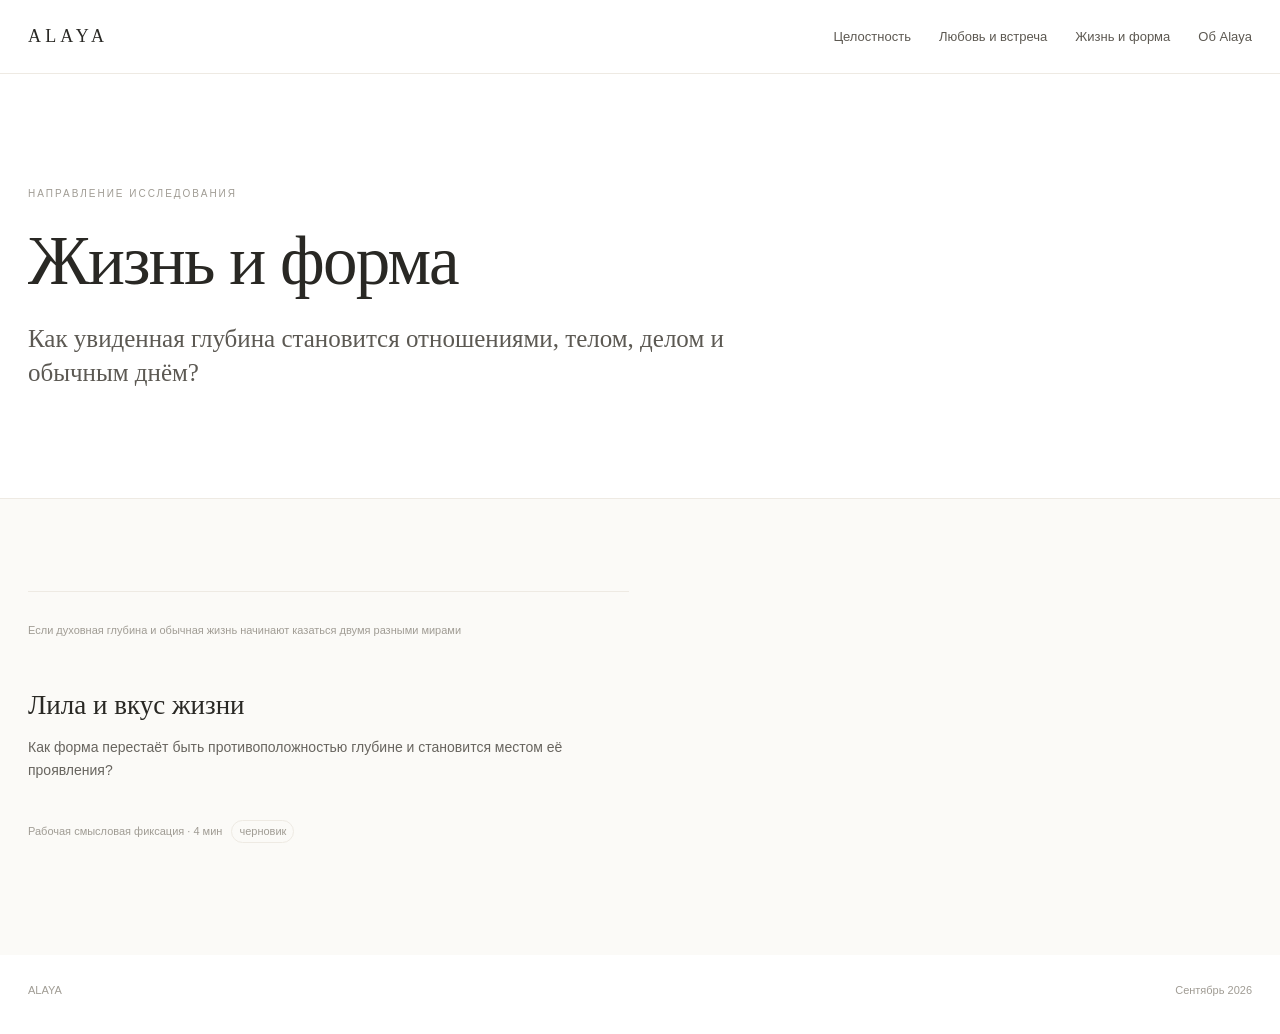
<file: themes/zhizn-i-forma.html>
<!doctype html>
<html lang="ru">
<head><meta charset="utf-8"><meta name="viewport" content="width=device-width,initial-scale=1"><title>Жизнь и форма — ALAYA</title><link rel="stylesheet" href="../assets/style.css"></head>
<body>
<header class="site-header"><div class="wrap nav"><a class="logo" href="../index.html">ALAYA</a><nav class="nav-links"><a href="../themes/celostnost.html">Целостность</a><a href="../themes/lyubov-i-vstrecha.html">Любовь и встреча</a><a href="../themes/zhizn-i-forma.html">Жизнь и форма</a><a href="../about.html">Об Alaya</a></nav></div></header>
<main><section class="page-hero"><div class="wrap"><div class="eyebrow">Направление исследования</div><h1>Жизнь и форма</h1><p class="question">Как увиденная глубина становится отношениями, телом, делом и обычным днём?</p></div></section><section class="listing"><div class="wrap"><div class="cards"><a class="card" href="../articles/lila-i-vkus-zhizni.html"><div class="door">Если духовная глубина и обычная жизнь начинают казаться двумя разными мирами</div><h3>Лила и вкус жизни</h3><p>Как форма перестаёт быть противоположностью глубине и становится местом её проявления?</p><div class="meta">Рабочая смысловая фиксация · 4 мин <span class="draft">черновик</span></div></a></div></div></section></main>
<footer><div class="wrap footer-row"><span>ALAYA</span><span>Сентябрь 2026</span></div></footer></body></html>
</file>
<file: assets/style.css>
:root{
  --bg:#ffffff;
  --milk:#fbfaf7;
  --paper:#ffffff;
  --ink:#292824;
  --muted:#67645e;
  --quiet:#9d9991;
  --line:#efebe4;
  --line-strong:#ddd8cf;
  --soft:#f6f3ed;
  --max:1240px;
  --reading:760px;
}
*{box-sizing:border-box}
html{scroll-behavior:smooth}
body{
  margin:0;background:#ffffff;color:var(--ink);
  font-family:Inter,ui-sans-serif,-apple-system,BlinkMacSystemFont,"Segoe UI",Arial,sans-serif;
  line-height:1.62;-webkit-font-smoothing:antialiased
}
a{color:inherit;text-decoration:none}
a:hover{text-decoration:underline;text-underline-offset:5px}
.wrap{width:min(var(--max),calc(100% - 56px));margin:auto}
.site-header{height:74px;border-bottom:1px solid var(--line);background:rgba(255,255,255,.97);position:sticky;top:0;z-index:20;backdrop-filter:blur(10px)}
.nav{height:100%;display:flex;align-items:center;gap:32px}
.logo{margin-right:auto;font-family:Georgia,"Times New Roman",serif;letter-spacing:.23em;font-size:18px}
.nav-links{display:flex;gap:28px;color:#5d5952;font-size:13px}
.eyebrow{text-transform:uppercase;letter-spacing:.2em;font-size:10px;color:var(--quiet);margin-bottom:24px}
h1,h2,h3{font-family:Georgia,"Times New Roman",serif;font-weight:400;margin:0}
.text-link{display:inline-flex;gap:10px;align-items:center;font-size:13px;font-weight:600}
.hero{min-height:690px;display:flex;align-items:center;background:#ffffff;border-bottom:1px solid var(--line);position:relative;overflow:hidden}
.hero::after{display:none}
.hero-inner{max-width:900px;position:relative;z-index:2;padding:138px 0 150px}
.hero h1{font-size:clamp(50px,6.1vw,80px);line-height:1.025;letter-spacing:-.038em;max-width:900px}
.hero .lead{font-size:clamp(17px,1.8vw,21px);color:var(--muted);max-width:630px;margin:32px 0 42px}
.section{padding:104px 0;border-bottom:1px solid var(--line);background:#ffffff}
.section:nth-of-type(even){background:#fbfaf7}
.section-intro{display:grid;grid-template-columns:210px minmax(0,1fr);gap:88px;margin-bottom:58px}
.section-intro h2{font-size:clamp(34px,3.8vw,49px);line-height:1.12;letter-spacing:-.018em}
.cards{display:grid;grid-template-columns:repeat(3,1fr);gap:22px}
.card{border:1px solid #f0ece5;background:#ffffff;padding:34px 32px 31px;min-height:312px;display:flex;flex-direction:column;transition:.16s ease}
.card:hover{background:#ffffff;border-color:var(--line-strong);transform:translateY(-2px);text-decoration:none}
.card .door{color:var(--quiet);font-size:11px;line-height:1.5;min-height:50px}
.card h3{font-size:27px;line-height:1.16;margin:18px 0 15px}
.card p{color:var(--muted);margin:0 0 24px;font-size:14px}
.card .meta{margin-top:auto;border-top:1px solid #f0ece5;padding-top:16px;font-size:11px;color:var(--quiet)}
.draft{display:inline-block;border:1px solid var(--line);padding:2px 7px;border-radius:999px;margin-left:6px}
.theme-grid{display:grid;grid-template-columns:repeat(3,1fr);border-top:1px solid #f0ece5;border-bottom:1px solid var(--line)}
.theme{padding:36px 38px 38px;border-right:1px solid var(--line)}
.theme:last-child{border-right:0}
.theme:hover{text-decoration:none;background:rgba(255,255,255,.34)}
.theme h3{font-size:28px;margin-bottom:13px}
.theme p{color:var(--muted);min-height:88px;margin-bottom:24px;font-size:14px}
.about-home{display:grid;grid-template-columns:minmax(0,760px) 1fr;gap:120px;align-items:start}
.about-copy{padding:12px 0 20px}
.about-home h2{font-size:47px;margin:10px 0 22px}
.about-home p{font-size:17px;color:var(--muted);max-width:760px}
.about-visual{min-height:340px;background:transparent;border:0;position:relative}
.about-visual::after{content:"";position:absolute;width:1px;height:180px;left:50%;top:34px;background:var(--line)}
.contact{padding:108px 0 116px;background:#ffffff;border-bottom:1px solid var(--line)}
.contact .wrap{display:grid;grid-template-columns:minmax(0,1.4fr) auto;gap:64px;align-items:end}
.contact-copy{max-width:720px}
.contact h2{font-size:clamp(35px,3.6vw,47px);line-height:1.14}
.contact p{max-width:650px;margin:20px 0 0;color:var(--muted);font-size:15px}
.contact-actions{display:flex;gap:12px;justify-content:flex-end}
.button{border:1px solid var(--line);background:var(--paper);padding:11px 18px;border-radius:999px;font-size:12px}
.button.disabled{color:var(--quiet);cursor:default}
footer{padding:27px 0 34px;color:var(--quiet);font-size:11px;background:#ffffff}
.footer-row{display:flex;justify-content:space-between;gap:20px}
.page-hero{padding:96px 0 68px;border-bottom:1px solid var(--line);background:#ffffff}
.page-hero h1{font-size:clamp(48px,5.5vw,69px);line-height:1.04;letter-spacing:-.025em}
.page-hero .question{font-family:Georgia,"Times New Roman",serif;font-size:25px;line-height:1.38;max-width:780px;margin-top:24px;color:#5c5953}
.listing{padding:72px 0 92px;background:#fcfbf8}
.listing .cards{grid-template-columns:repeat(2,1fr)}
.prose-page{padding:88px 0 118px;background:#ffffff}
.prose-page .reading{max-width:var(--reading);margin:auto}
.prose-page h1{font-size:clamp(48px,6vw,67px);line-height:1.06;margin-bottom:34px;letter-spacing:-.028em}
.prose-page h2{font-size:34px;margin:60px 0 18px}
.prose-page p{font-size:18px;color:#4f4c47}
.prose-page .statement{font-family:Georgia,"Times New Roman",serif;font-size:30px;line-height:1.36;color:var(--ink);margin:46px 0;padding:32px 0;border-top:1px solid #f0ece5;border-bottom:1px solid var(--line)}
.article-head{padding:84px 0 62px;border-bottom:1px solid var(--line);background:#ffffff}
.breadcrumbs{font-size:11px;color:var(--quiet);margin-bottom:32px}
.article-head h1{font-size:clamp(47px,5.9vw,73px);line-height:1.025;max-width:920px;letter-spacing:-.032em}
.article-head .subtitle{font-family:Georgia,"Times New Roman",serif;font-size:25px;line-height:1.38;color:#5c5953;max-width:800px;margin-top:23px}
.article-meta{display:flex;gap:10px;flex-wrap:wrap;margin-top:28px;color:var(--quiet);font-size:11px}
.article-meta span+span:before{content:"·";margin-right:10px}
.article-wrap{padding:72px 0 104px;background:#ffffff}
.article-body{max-width:var(--reading);margin:auto}
.article-body p,.article-body li{font-family:Georgia,"Times New Roman",serif;font-size:20px;line-height:1.75;color:#35332f}
.article-body h2{font-size:35px;line-height:1.2;margin:65px 0 22px}
.article-body blockquote{margin:44px 0;padding:8px 0 8px 27px;border-left:1px solid #aaa69d;font-family:Georgia,"Times New Roman",serif;font-size:27px;line-height:1.48;color:#3d3b36}
.article-body ul{padding-left:25px;margin:24px 0}
.dialogue{margin:27px 0 33px;padding:2px 0 2px 22px;border-left:1px solid var(--line)}
.dialogue .speaker{font-family:Inter,ui-sans-serif,sans-serif;font-size:10px;letter-spacing:.17em;color:var(--quiet);margin-bottom:8px}
.dialogue p{margin:0}
.draft-note{max-width:var(--reading);margin:0 auto 43px;padding:15px 17px;border:1px solid var(--line);background:#f7f4ee;font-size:12px;color:#65615a}
.related{border-top:1px solid #f0ece5;padding:62px 0 92px;background:#fcfbf8}
.related h2{font-size:35px;margin-bottom:28px}
.related .cards{grid-template-columns:repeat(2,1fr)}
@media(max-width:900px){.lead-break{display:none}.hero-break{display:none}.wrap{width:min(var(--max),calc(100% - 32px))}.site-header{height:64px}.nav-links{display:none}.hero{min-height:auto}.hero::after{display:none}.hero-inner{padding:92px 0 98px}.section{padding:76px 0}.section-intro{grid-template-columns:1fr;gap:8px;margin-bottom:34px}.cards,.listing .cards,.related .cards{grid-template-columns:1fr}.card{min-height:auto}.theme-grid{grid-template-columns:1fr}.theme{border-right:0;border-bottom:1px solid var(--line)}.theme:last-child{border-bottom:0}.theme p{min-height:auto}.about-home{grid-template-columns:1fr;gap:10px}.about-visual{display:none}.contact{padding:70px 0 78px}.contact .wrap{grid-template-columns:1fr;gap:30px}.contact-actions{justify-content:flex-start;flex-wrap:wrap}.page-hero{padding:70px 0 52px}.listing{padding:54px 0 72px}.prose-page{padding:65px 0 90px}.article-head{padding:64px 0 50px}.article-wrap{padding:53px 0 78px}.article-body p,.article-body li{font-size:19px}.article-body h2{font-size:31px;margin-top:52px}.article-body blockquote{font-size:24px;margin:35px 0}.footer-row{flex-direction:column}}
.hero-break{display:block}
.section:nth-of-type(3){background:#fbfaf7}.section:nth-of-type(4){background:#ffffff}.listing{background:#fbfaf7}.related{background:#fbfaf7}.prose-page,.article-head,.article-wrap,.contact,footer{background:#ffffff}.page-hero{background:#ffffff}
.entry-list{border-top:1px solid var(--line)}
.entry-row{display:grid;grid-template-columns:72px minmax(210px,.85fr) minmax(0,1.55fr) 36px;gap:30px;align-items:start;padding:30px 0 32px;border-bottom:1px solid var(--line);transition:padding-left .18s ease,background .18s ease}
.entry-row:hover{text-decoration:none;padding-left:10px}
.entry-no{font-family:Georgia,"Times New Roman",serif;font-size:14px;color:#aaa59d;padding-top:4px}
.entry-question{font-size:13px;line-height:1.55;color:var(--muted);max-width:270px}
.entry-main h3{font-family:Georgia,"Times New Roman",serif;font-size:32px;line-height:1.12;margin:0 0 10px;font-weight:400}
.entry-main p{font-size:14px;line-height:1.6;color:var(--muted);max-width:620px;margin:0 0 15px}
.entry-meta{font-size:10px;letter-spacing:.03em;color:var(--quiet)}
.entry-arrow{font-size:18px;color:#aaa69e;padding-top:2px;transition:transform .18s ease,color .18s ease}
.entry-row:hover .entry-arrow{transform:translate(3px,-3px);color:var(--ink)}
.theme-index{border-top:1px solid var(--line)}
.theme-row{display:grid;grid-template-columns:72px minmax(220px,.75fr) minmax(0,1.45fr) 110px 24px;gap:28px;align-items:center;padding:31px 0 33px;border-bottom:1px solid var(--line);transition:padding-left .18s ease}
.theme-row:hover{text-decoration:none;padding-left:10px}
.theme-no{font-family:Georgia,"Times New Roman",serif;font-size:14px;color:#aaa59d}
.theme-row h3{font-size:33px;line-height:1.1}
.theme-row p{margin:0;max-width:620px;color:var(--muted);font-size:14px}
.theme-count{color:var(--quiet);font-size:11px;text-align:right}
.theme-arrow{font-size:18px;color:#aaa69e;transition:transform .18s ease,color .18s ease}
.theme-row:hover .theme-arrow{transform:translateX(4px);color:var(--ink)}
.section:nth-of-type(3){position:relative;background:#ffffff}.section:nth-of-type(3)::before{content:"";position:absolute;left:0;top:0;bottom:0;width:18%;background:#fbfaf7;pointer-events:none}.section:nth-of-type(3) > .wrap{position:relative;z-index:1}
.about-home{grid-template-columns:minmax(0,760px) minmax(220px,1fr);gap:140px}.about-visual{min-height:320px;display:block;background:linear-gradient(to bottom,transparent 0 18%,#fbfaf7 18% 100%);position:relative}.about-visual::before{content:"";position:absolute;width:1px;height:170px;left:24%;top:0;background:var(--line)}.about-visual::after{display:none}
.contact .wrap{grid-template-columns:minmax(0,1.6fr) 280px;gap:110px}.contact-actions{justify-content:flex-start;flex-direction:column;align-items:flex-start}.button{border:0;border-bottom:1px solid var(--line);border-radius:0;background:transparent;padding:9px 0;min-width:160px}
.listing .cards,.related .cards{gap:22px}.listing .card,.related .card{border:0;border-top:1px solid var(--line);padding:26px 0 0;background:transparent;transform:none}.listing .card:hover,.related .card:hover{background:transparent;border-color:var(--line-strong);transform:none}.listing .card .meta,.related .card .meta{border-top:0;padding-top:14px}
@media(max-width:900px){.entry-row{grid-template-columns:42px 1fr 22px;gap:16px;padding:25px 0 27px}.entry-question{grid-column:2/4;grid-row:1;margin-bottom:3px}.entry-no{grid-column:1;grid-row:1/3}.entry-main{grid-column:2;grid-row:2}.entry-arrow{grid-column:3;grid-row:2}.entry-main h3{font-size:28px}.theme-row{grid-template-columns:42px 1fr 22px;gap:16px;align-items:start;padding:25px 0 27px}.theme-no{grid-column:1;grid-row:1/3}.theme-row h3{grid-column:2;grid-row:1;font-size:29px}.theme-row p{grid-column:2;grid-row:2}.theme-count{grid-column:2;grid-row:3;text-align:left;margin-top:8px}.theme-arrow{grid-column:3;grid-row:1}.section:nth-of-type(3)::before{display:none}.about-visual{display:none}.contact .wrap{grid-template-columns:1fr;gap:28px}.contact-actions{flex-direction:row;flex-wrap:wrap}}
.lead-break{display:block}
:root{--bg:#ffffff;--milk:#fbfaf7;--paper:#ffffff;--ink:#292824;--muted:#68655f;--quiet:#a09c94;--line:#eeeae3;--line-strong:#ddd8cf}
body{background:#ffffff}.site-header{background:rgba(255,255,255,.975)}.hero,.section,.page-hero,.prose-page,.article-head,.article-wrap,.contact,footer{background:#ffffff}
.hero{min-height:700px}.hero-inner{max-width:930px;padding:148px 0 158px}.hero .lead{margin-top:35px;margin-bottom:46px}
.section{padding:116px 0}.section-intro{grid-template-columns:180px minmax(0,1fr);gap:104px;margin-bottom:66px}.section-intro h2{max-width:700px}
.section:nth-of-type(3){background:#ffffff}.section:nth-of-type(3)::before{display:none}
.theme-index{position:relative;padding:14px 32px 14px;margin-left:-32px;margin-right:-32px;background:#fbfaf7;border-top:0}.theme-row:first-child{border-top:1px solid var(--line)}
.entry-row{grid-template-columns:58px minmax(195px,.78fr) minmax(0,1.55fr) 28px;gap:34px;padding:36px 0 38px}.entry-row:hover{padding-left:4px}.entry-no,.theme-no{color:#b4b0a8;font-size:12px}.entry-main h3{font-size:31px}.entry-arrow,.theme-arrow{opacity:.55}.entry-row:hover .entry-arrow,.theme-row:hover .theme-arrow{opacity:1}
.theme-row{grid-template-columns:58px minmax(205px,.7fr) minmax(0,1.5fr) 100px 20px;gap:34px;padding:37px 0 39px}.theme-row:hover{padding-left:4px}.theme-row h3{font-size:31px}
.about-home{grid-template-columns:minmax(0,760px) 1fr;gap:170px}.about-visual{min-height:280px;background:transparent}.about-visual::before{height:120px;left:20%;background:#eeeae3}
.contact{padding:120px 0 128px}.contact .wrap{grid-template-columns:minmax(0,720px) 250px;gap:140px}.button{color:#77736c;border-bottom:1px solid #e8e3dc}
.page-hero{padding:112px 0 82px}.listing{background:#fbfaf7;padding:92px 0 112px}.prose-page{padding:108px 0 132px}.article-head{padding:105px 0 76px}.article-wrap{padding:88px 0 122px}.related{background:#fbfaf7;padding:82px 0 108px}
.listing .card,.related .card{min-height:0;padding-top:30px}
@media(max-width:900px){.hero{min-height:auto}.hero-inner{padding:100px 0 108px}.section{padding:82px 0}.section-intro{grid-template-columns:1fr;gap:10px;margin-bottom:42px}.entry-row{padding:28px 0 30px}.theme-index{margin-left:-16px;margin-right:-16px;padding-left:16px;padding-right:16px}.theme-row{padding:29px 0 31px}.contact{padding:82px 0 90px}.page-hero{padding:78px 0 58px}.listing{padding:62px 0 82px}.prose-page{padding:72px 0 96px}.article-head{padding:72px 0 54px}.article-wrap{padding:60px 0 88px}.related{padding:62px 0 82px}}
</file>
